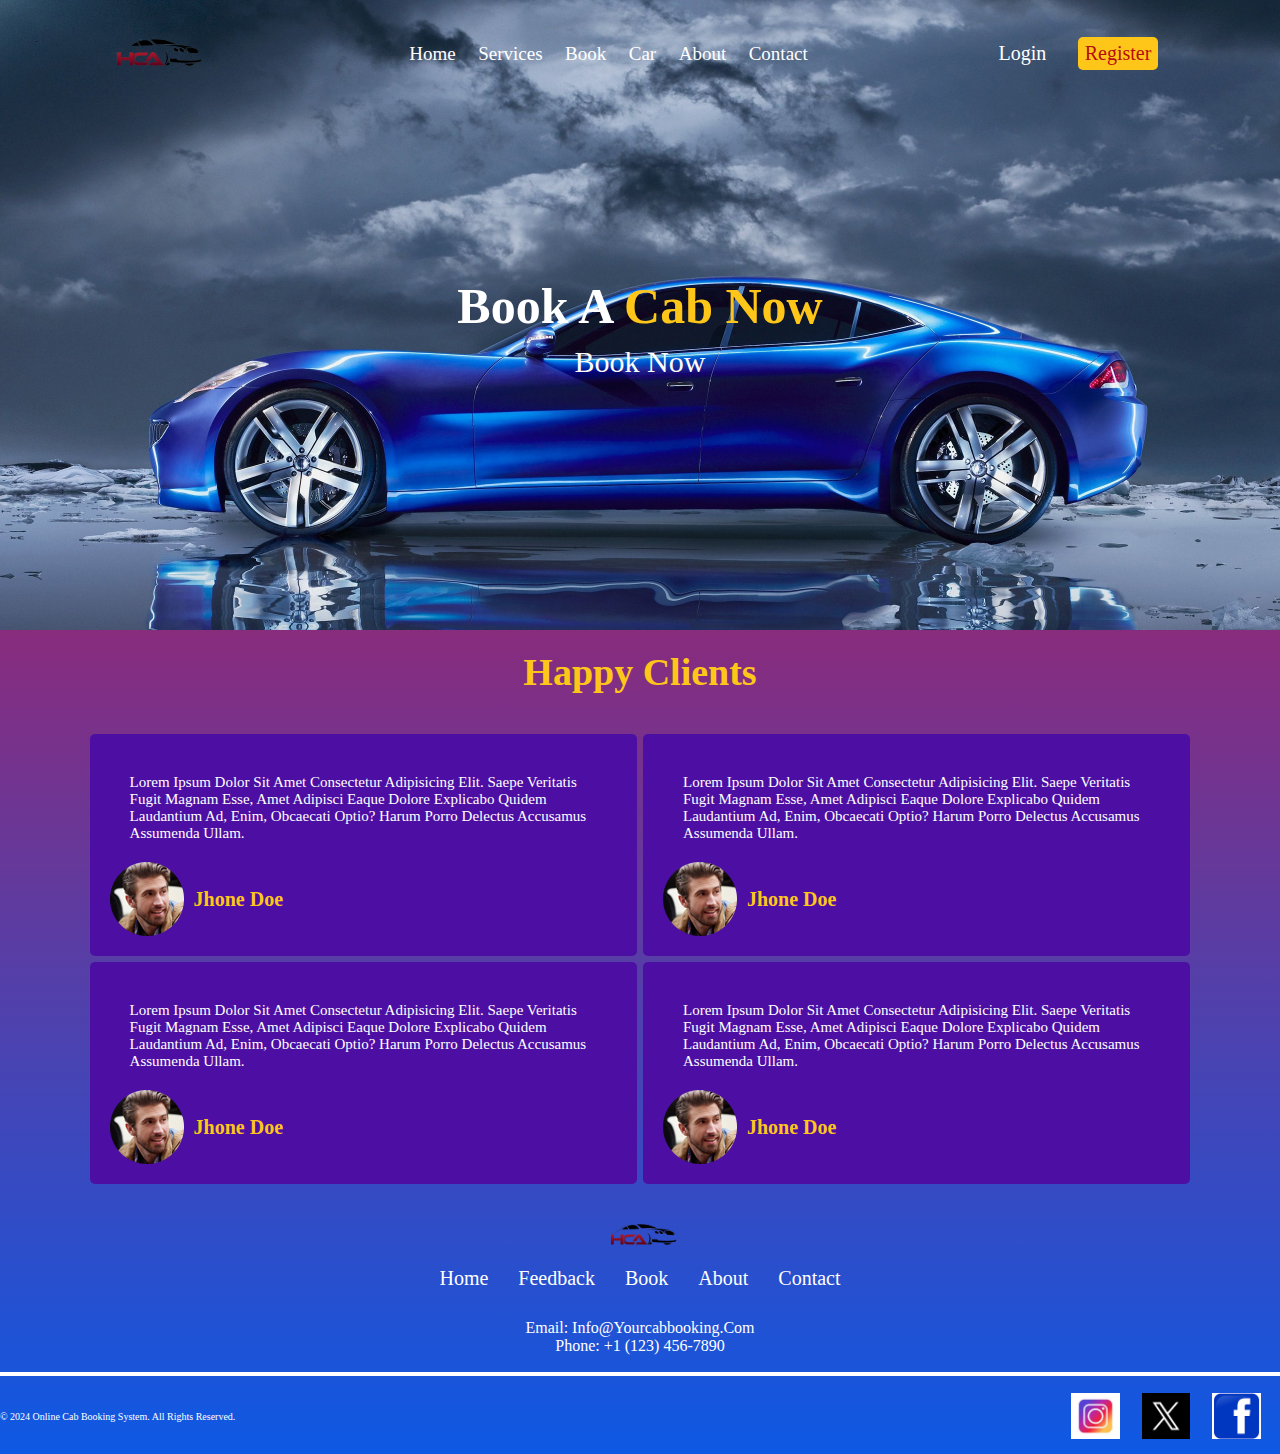
<file: index.html>
<!DOCTYPE html>
<html lang="en">
<head>
    <meta charset="UTF-8">
    <meta http-equiv="X-UA-Compatible" content="IE=edge">
    <meta name="viewport" content="width=device-width, initial-scale=1.0">
   <link rel="stylesheet" href="style.css">
   <link rel="stylesheet" href="fontawesome-free-5.15.3-web/css/all.min.css">
   <style>
    .main-container{
        background-image: url(images/carrr.jpg);
    }
   </style>
</head>
<body>
    <div class="mainbody">
    <div class="main-container">
        <div class="background-text">
            <h2>book a <span>cab now</span>
                <span> <a href="services.html" class="booknow">Book now</a></span>
            </h2>
        </div>
        <header class="header">
            <a href="#" id="logo"><img src="images/CabHUB.png" alt=""></a>
            <nav class="navbar">
                <a href="index.html">home</a>
                <a href="services.html">Services</a>
                <a href="services.html">Book</a>
                <a href="choosecar.html">Car</a>
                <a href="about.html">about</a>
                <a href="contactus.html">Contact</a>
            </nav>
            <div class="home-buttons">
                <a href="login.html" class="home-login buttonFlat">Login</a>
                <a href="register.html" class="buttonFilled">Register</a>
            </div>
            <a href="#" id="menu-bars" class="fas fa-bars"></a>
        </header> 
    </div>    
        
        <div class="testimonials">
            <h1 class="heading-test">happy clients</h1>
            <div class="main-testimonials">
                <div class="inner-test">
                    <p>Lorem ipsum dolor sit amet consectetur adipisicing elit. Saepe veritatis fugit magnam esse, amet adipisci eaque dolore explicabo quidem laudantium ad, enim, obcaecati optio? Harum porro delectus accusamus assumenda ullam.</p>
                    <div class="clients">
                        <img src="images/jhon.png" alt="">
                        <h1>jhone doe</h1>
                    </div>
                </div>
                <div class="inner-test">
                    <p>Lorem ipsum dolor sit amet consectetur adipisicing elit. Saepe veritatis fugit magnam esse, amet adipisci eaque dolore explicabo quidem laudantium ad, enim, obcaecati optio? Harum porro delectus accusamus assumenda ullam.</p>
                    <div class="clients">
                        <img src="images/jhon.png" alt="">
                        <h1>jhone doe</h1>
                    </div>
                </div>
                <div class="inner-test">
                    <p>Lorem ipsum dolor sit amet consectetur adipisicing elit. Saepe veritatis fugit magnam esse, amet adipisci eaque dolore explicabo quidem laudantium ad, enim, obcaecati optio? Harum porro delectus accusamus assumenda ullam.</p>
                    <div class="clients">
                        <img src="images/jhon.png" alt="">
                        <h1>jhone doe</h1>
                    </div>
                </div>
                <div class="inner-test">
                    <p>Lorem ipsum dolor sit amet consectetur adipisicing elit. Saepe veritatis fugit magnam esse, amet adipisci eaque dolore explicabo quidem laudantium ad, enim, obcaecati optio? Harum porro delectus accusamus assumenda ullam.</p>
                    <div class="clients">
                        <img src="images/jhon.png" alt="">
                        <h1>jhone doe</h1>
                    </div>
                </div>
            </div>
        </div>


        <footer class="footer-container">
            <img src="images/CabHUB.png" alt="Website Logo" class="footer-logo">
            <div class="footer-content">

                <div class="footer-section quick-links">
                    <ul>
                        <li><a href="index.html">Home</a></li>
                        <li><a href="Feedback.html">Feedback</a></li>
                        <!-- <li><a href="#">Services</a></li> -->
                        <li><a href="booknow.html">Book</a></li>
                        <!-- <li><a href="#">Blog</a></li> -->
                        <li><a href="about.html">About</a></li>
                        <li><a href="contactus.html">Contact</a></li>
                    </ul>
                </div>
            </div>

            <div class="footer-section1">

                <p>Email: info@yourcabbooking.com</p>
                <p>Phone: +1 (123) 456-7890</p>
            </div>

            <div class="separation-line"></div>

            <div class="footer-bottom">
                <p>&copy; 2024 Online Cab Booking System. All rights reserved.</p>
                <div class="social-icons">
                    <a href="#" target="_blank"><img src="images/insta.png" alt="Instagram"></a>
                    <a href="#" target="_blank"><img src="images/image.png" alt="Twitter"></a>
                    <a href="#" target="_blank"><img src="images/fb.png" alt="Facebook"></a>
                </div>

            </div>
        </footer>

        
        </div>
    <script src="script.js"></script>
</body>
</html>
</file>
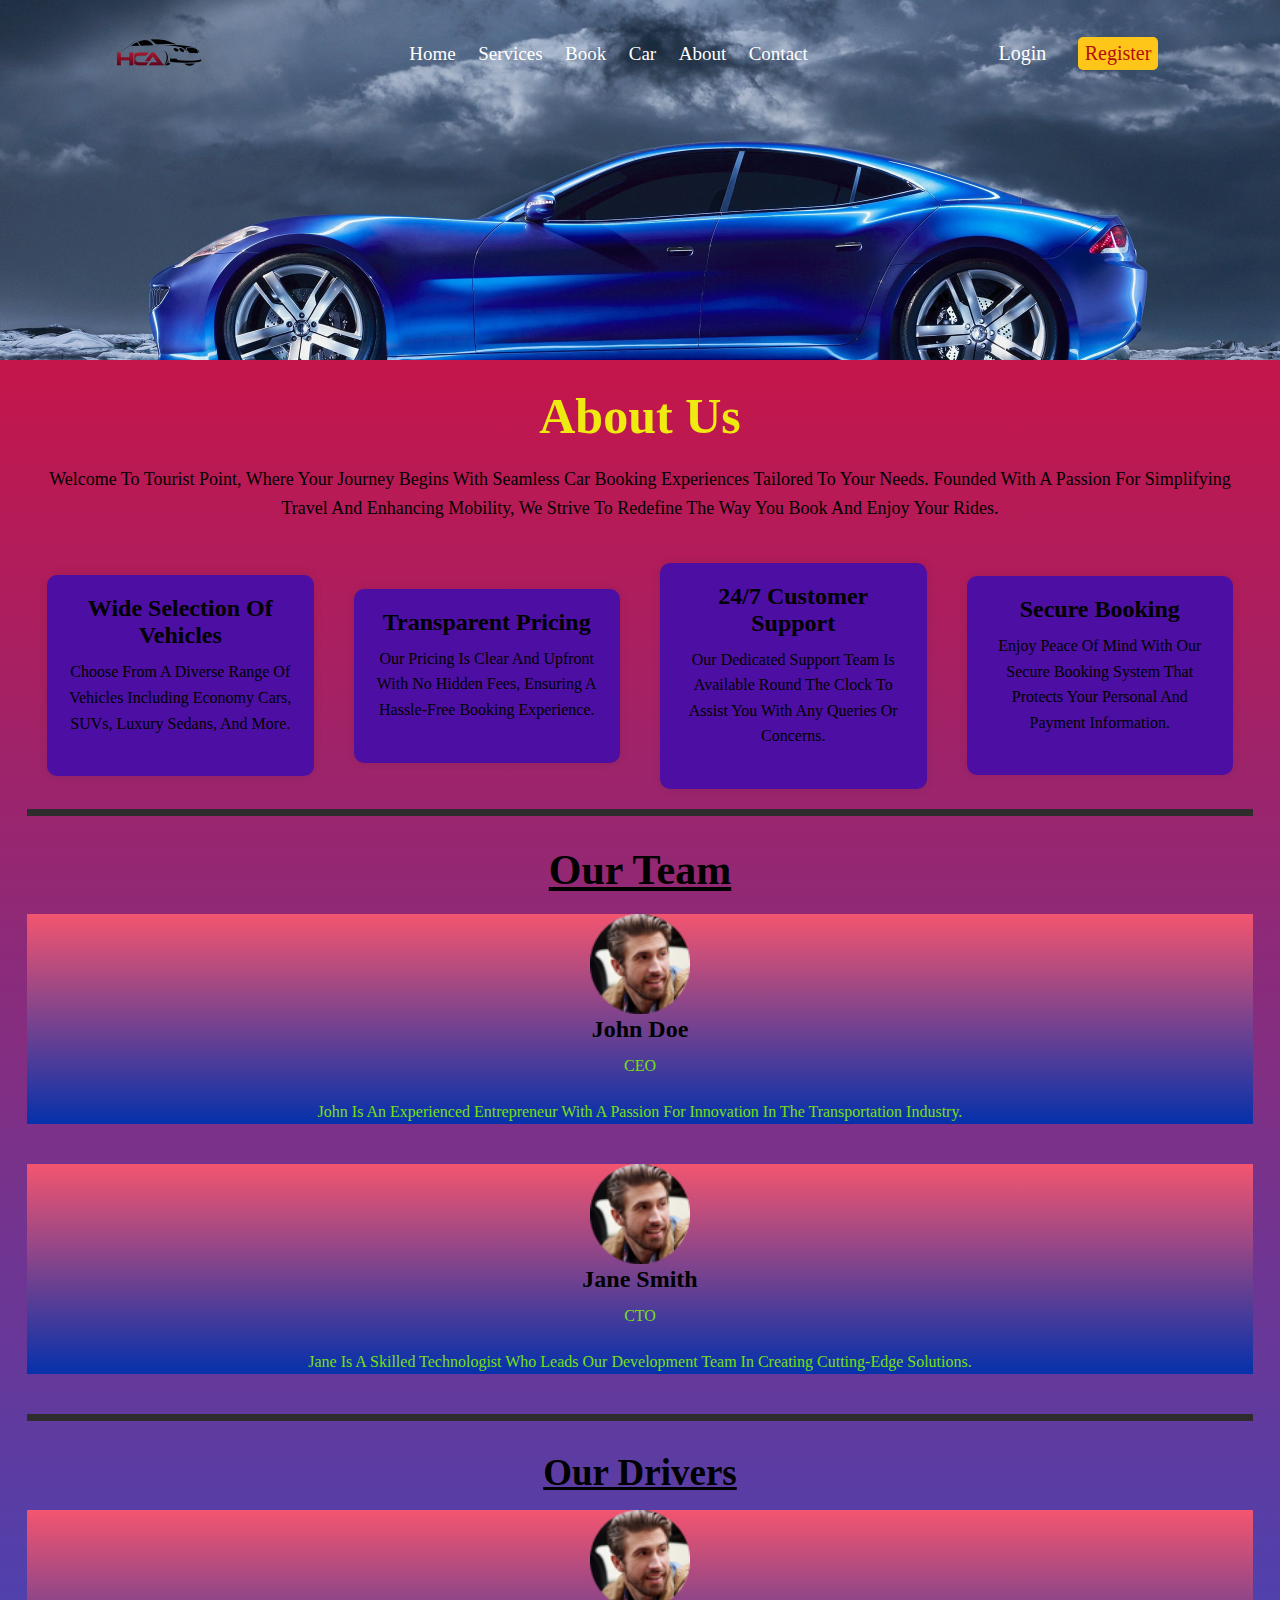
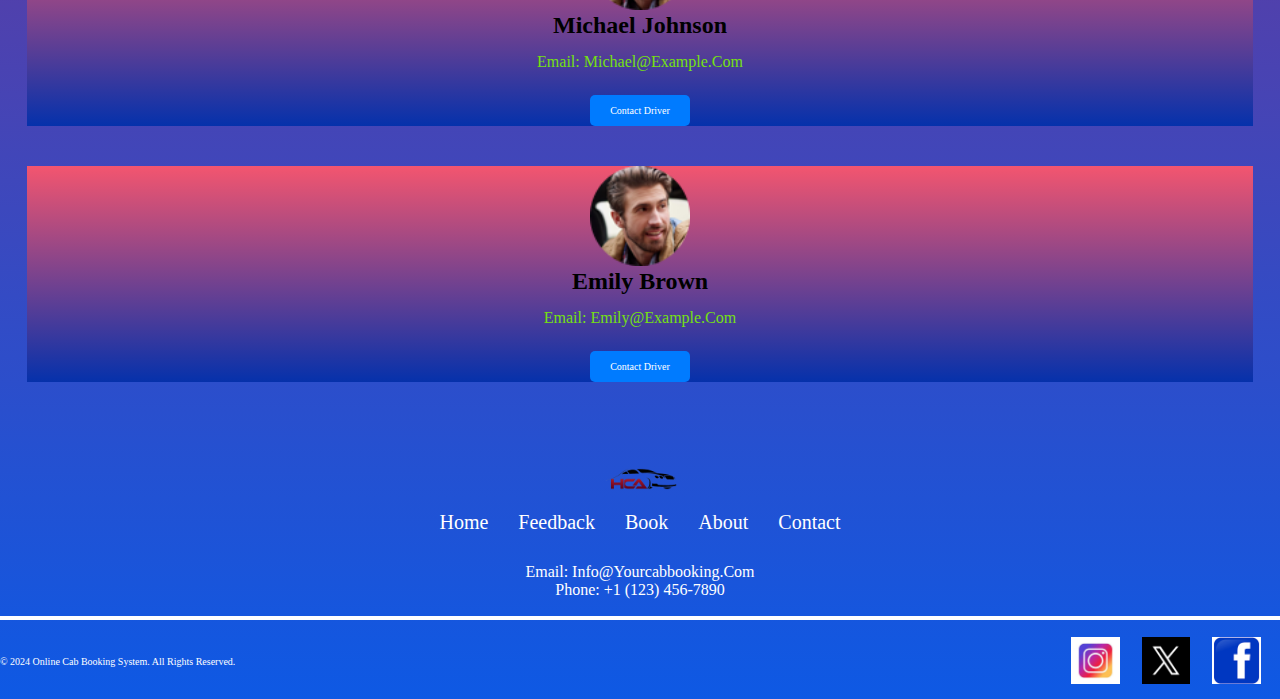
<file: about.html>
<!DOCTYPE html>
<html lang="en">
<head>
    <meta charset="UTF-8">
    <meta http-equiv="X-UA-Compatible" content="IE=edge">
    <meta name="viewport" content="width=device-width, initial-scale=1.0">
   <link rel="stylesheet" href="style2.css">
   <link rel="stylesheet" href="fontawesome-free-5.15.3-web/css/all.min.css">
    <title>About Us</title>
    <style>
      .main-container {
           height: 40vh;
           
        background-image: url(images/carrr.jpg);

        }
      .about {
   
    padding: 27px;
    text-align: center;
}

.about h1 {
    font-size: 50px;
    color: #efeb10;
    margin-bottom: 20px;
}

.about p {
    font-size: 18px;
    color:black;
    line-height: 1.6;
    margin-bottom: 20px;
}

.about .container {
    display: flex;
    justify-content: center;
    align-items: center;
    flex-wrap: wrap;
}

.about .container .feature {
    flex: 1;
    margin: 20px;
    padding: 20px;
    border-radius: 10px;
    background-color: #4d0fa3;
    box-shadow: 0px 0px 10px rgba(0, 0, 0, 0.1);
    transition: transform 0.3s ease;
}

.about .container .feature:hover {
    transform: translateY(-10px);
}

.about .container .feature h2 {
    font-size: 24px;
    color: #000000;
    margin-bottom: 10px;
}

.about .container .feature p {
    font-size: 16px;
    color: #000000;
    line-height: 1.6;
}
.team {
    margin-top: 30px;
}

.team h2 {
  font-size: 42px;
    margin-bottom: 20px;
    text-decoration: underline;
}

.team-member {
    margin-bottom: 40px;
    text-align: center;
    background: linear-gradient(
  
  rgb(243, 85, 111) 0%,
  rgb(5, 49, 171) 100%
);
}
.team-member:hover{
  transform: translate(-10px);
}
.team-member img {
  width: 100px;
    border-radius: 8%;
    margin-bottom: 0px;
}

.team-member h3 {
    font-size: 24px;
    margin-bottom: 10px;
}

.team-member p {
    color: #75e011;
    font-size: 16px;
    line-height: 1.6;
}
.drivers {
    margin-top: 30px;
 
}

.drivers h2 {
  font-size: 37px;
    margin-bottom: 16px;
    text-decoration: underline;
}

.driver {
    margin-bottom: 40px;
    text-align: center;
    background: linear-gradient(
  
  rgb(243, 85, 111) 0%,
  rgb(5, 49, 171) 100%
);
}
.driver:hover{
  transform: translate(-10px);
}

.driver img {
  width: 100px;
    border-radius: 8%;
    margin-bottom: 0px;
}

.driver h3 {
    font-size: 24px;
    margin-bottom: 10px;
}

.driver p {
  color: #75e011;
    font-size: 16px;
    line-height: 1.6;
}

.contact-button {
    display: inline-block;
    background-color: #007bff;
    color: #fff;
    padding: 10px 20px;
    text-decoration: none;
    border-radius: 5px;
    transition: background-color 0.3s ease;
}

.contact-button:hover {
    background-color: #0056b3;
}
.separation {
    height: 7px;
    background-color: rgb(46, 44, 44);
    position: relative;
    z-index: 20;
}
    </style>
  </head>
  <body>
    <div class="mainbody">
        <div class="main-container">
         <header class="header">
            <a href="#" id="logo"><img src="images/CabHUB.png" alt=""></a>
            <nav class="navbar">
                <a href="index.html">home</a>
                <a href="services.html">Services</a>
                <a href="services.html">Book</a>
                <a href="choosecar.html">Car</a>
                <a href="about.html">about</a>
                <a href="contactus.html">Contact</a>
            </nav>
            <div class="home-buttons">
                <a href="login.html" class="home-login buttonFlat">Login</a>
                <a href="register.html" class="buttonFilled">Register</a>
            </div>
            <a href="#" id="menu-bars" class="fas fa-bars"></a>
        </header> 
     </div> 

     <div class="about">
      <h1>About Us</h1>
      <p>Welcome to Tourist Point, where your journey begins with seamless car booking experiences tailored to your needs. Founded with a passion for simplifying travel and enhancing mobility, we strive to redefine the way you book and enjoy your rides.</p>
      
      <div class="container">
          <div class="feature">
              <h2>Wide Selection of Vehicles</h2>
              <p>Choose from a diverse range of vehicles including economy cars, SUVs, luxury sedans, and more.</p>
          </div>
          <div class="feature">
              <h2>Transparent Pricing</h2>
              <p>Our pricing is clear and upfront with no hidden fees, ensuring a hassle-free booking experience.</p>
          </div>
          <div class="feature">
              <h2>24/7 Customer Support</h2>
              <p>Our dedicated support team is available round the clock to assist you with any queries or concerns.</p>
          </div>
          <div class="feature">
              <h2>Secure Booking</h2>
              <p>Enjoy peace of mind with our secure booking system that protects your personal and payment information.</p>
          </div>
      </div>
      <div class="separation"></div>
      <div class="team">
        <h2>Our Team</h2>
        <div class="team-member">
            <img src="images/jhon.png" alt="Team Member">
            <h3>John Doe</h3>
            <p>CEO</p>
            <p>John is an experienced entrepreneur with a passion for innovation in the transportation industry.</p>
        </div>
        <div class="team-member">
            <img src="images/jhon.png" alt="Team Member">
            <h3>Jane Smith</h3>
            <p>CTO</p>
            <p>Jane is a skilled technologist who leads our development team in creating cutting-edge solutions.</p>
        </div>
        <!-- Add more team members here -->

    </div>
    <div class="separation"></div>
    <div class="drivers">
      <h2>Our Drivers</h2>
      <div class="driver">
          <img src="images/jhon.png" alt="Driver">
          <h3>Michael Johnson</h3>
          <p>Email: michael@example.com</p>
          <a href="#" class="contact-button">Contact Driver</a>
      </div>
      <div class="driver">
          <img src="images/jhon.png" alt="Driver">
          <h3>Emily Brown</h3>
          <p>Email: emily@example.com</p>
          <a href="#" class="contact-button">Contact Driver</a>
      </div>
  </div>
  </div>


     <footer class="footer-container">
      <img src="images/CabHUB.png" alt="Website Logo" class="footer-logo">
      <div class="footer-content">

          <div class="footer-section quick-links">
              <ul>
                  <li><a href="index.html">Home</a></li>
                  <li><a href="Feedback.html">Feedback</a></li>
                  <!-- <li><a href="#">Services</a></li> -->
                  <li><a href="booknow.html">Book</a></li>
                  <!-- <li><a href="#">Blog</a></li> -->
                  <li><a href="#">About</a></li>
                  <li><a href="contactus.html">Contact</a></li>
              </ul>
          </div>
      </div>

      <div class="footer-section1">

          <p>Email: info@yourcabbooking.com</p>
          <p>Phone: +1 (123) 456-7890</p>
      </div>

      <div class="separation-line"></div>

      <div class="footer-bottom">
          <p>&copy; 2024 Online Cab Booking System. All rights reserved.</p>
          <div class="social-icons">
              <a href="#" target="_blank"><img src="images/insta.png" alt="Instagram"></a>
              <a href="#" target="_blank"><img src="images/image.png" alt="Twitter"></a>
              <a href="#" target="_blank"><img src="images/fb.png" alt="Facebook"></a>
          </div>

      </div>
  </footer>


  </div>
<script src="script.js"></script>       
</body>

</html>
</file>
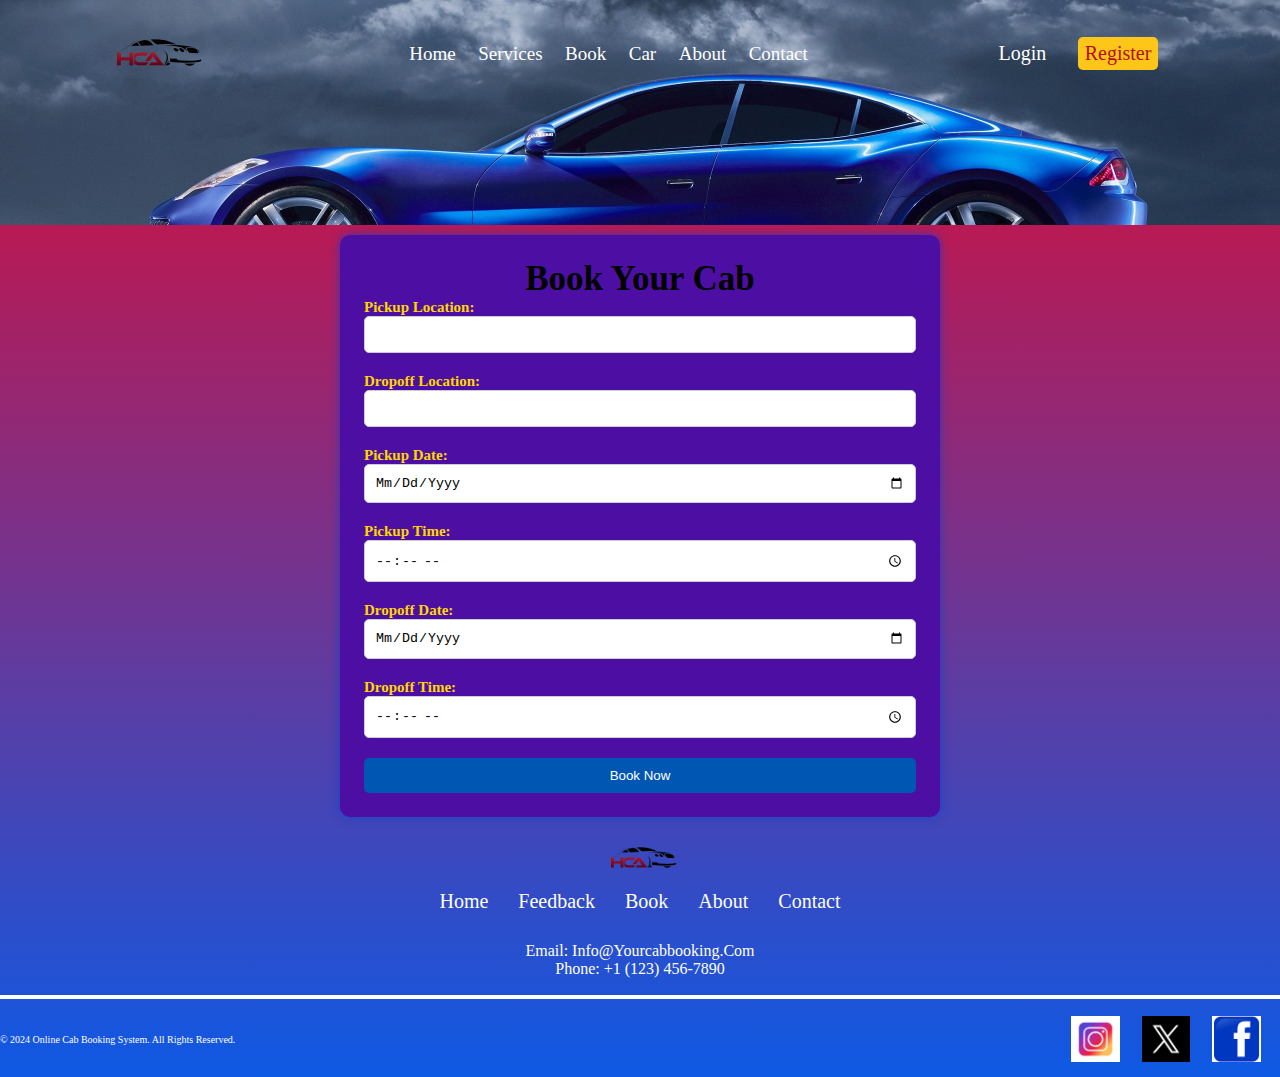
<file: booknow.html>
<!DOCTYPE html>
<html lang="en">
<head>
  <meta charset="UTF-8">
  <meta name="viewport" content="width=device-width, initial-scale=1.0">
  <title>Cab Booking System</title>
  <link rel="stylesheet" href="style2.css">
  <style>
    .main-container{
      height: 25vh;
      background-image: url(images/carrr.jpg);
    }

    .container {
      max-width: 600px;
    margin: 10px auto;
    background-color: #4d0fa3;
    padding: 24px;
    border-radius: 10px;
    box-shadow: 0 0 10px rgba(7, 63, 205, 0.699);
}


    h1 {
      font-size: 35px;
      text-align: center;
      color: #000000;
    }

    .form-group {
      margin-bottom: 20px;
    }

    label {
      font-size: 15px;
      font-weight: bold;
      color: gold;
    }

    input[type="text"],
    input[type="date"],
    input[type="time"] {
      width: 100%;
      padding: 10px;
      border: 1px solid #ccc;
      border-radius: 5px;
      box-sizing: border-box; /* Ensure padding and border are included in width */
    }

    button {
      width: 100%;
      padding: 10px;
      background-color: #0056b3;
      color: #fff;
      border: none;
      border-radius: 5px;
      cursor: pointer;
      transition: background-color 0.3s ease;
    }

    button:hover {
      background-color: gold;
      color: darkred;

    }

  </style>
</head>
<body>
  <div class="mainbody">
    <div class="main-container">
     <header class="header">
        <a href="#" id="logo"><img src="images/CabHUB.png" alt=""></a>
        <nav class="navbar">
            <a href="index.html">home</a>
            <a href="services.html">Services</a>
            <a href="services.html">Book</a>
            <a href="choosecar.html">Car</a>
            <a href="about.html">about</a>
            <a href="contactus.html">Contact</a>
        </nav>
        <div class="home-buttons">
            <a href="login.html" class="home-login buttonFlat">Login</a>
            <a href="register.html" class="buttonFilled">Register</a>
        </div>
        <a href="#" id="menu-bars" class="fas fa-bars"></a>
    </header> 
 </div>  
  <div class="container">
    <h1>Book Your Cab</h1>
    <form id="bookingForm">
      <div class="form-group">
        <label for="pickupLocation">Pickup Location:</label>
        <input type="text" id="pickupLocation" required>
      </div>
      <div class="form-group">
        <label for="destination">Dropoff Location:</label>
        <input type="text" id="destination" required>
      </div>
      <div class="form-group">
        <label for="pickupDate">Pickup Date:</label>
        <!-- <input type="date" id="pickupDate" value="" readonly> -->
        <input type="date" id="pickupDate" value="" required>
      </div>
      <div class="form-group">
        <label for="pickupTime">Pickup Time:</label>
        <!-- <input type="time" id="pickupTime" value="" readonly> -->
        <input type="time" id="pickupTime" value="" required>
      </div>
      <div class="form-group">
        <label for="dropoffDate">Dropoff Date:</label>
        <input type="date" id="dropoffDate" required>
      </div>
      <div class="form-group">
        <label for="dropoffTime">Dropoff Time:</label>
        <input type="time" id="dropoffTime">
      </div>
      <button type="submit" id="bookNowBtn">Book Now</button>
    </form>
  </div>
  <footer class="footer-container">
    <img src="images/CabHUB.png" alt="Website Logo" class="footer-logo">
    <div class="footer-content">

        <div class="footer-section quick-links">
            <ul>
                <li><a href="index.html">Home</a></li>
                <li><a href="Feedback.html">Feedback</a></li>
                <!-- <li><a href="#">Services</a></li> -->
                <li><a href="booknow.html">Book</a></li>
                <!-- <li><a href="#">Blog</a></li> -->
                <li><a href="about.html">About</a></li>
                <li><a href="contactus.html">Contact</a></li>
            </ul>
        </div>
    </div>

    <div class="footer-section1">

        <p>Email: info@yourcabbooking.com</p>
        <p>Phone: +1 (123) 456-7890</p>
    </div>

    <div class="separation-line"></div>

    <div class="footer-bottom">
        <p>&copy; 2024 Online Cab Booking System. All rights reserved.</p>
        <div class="social-icons">
            <a href="#" target="_blank"><img src="images/insta.png" alt="Instagram"></a>
            <a href="#" target="_blank"><img src="images/image.png" alt="Twitter"></a>
            <a href="#" target="_blank"><img src="images/fb.png" alt="Facebook"></a>
        </div>

    </div>
</footer>


</div>

  <script>
    document.addEventListener('DOMContentLoaded', function() {
  // Automatically fill pickup date and time with present date and time
  // var pickupDateInput = document.getElementById('pickupDate');
  // var pickupTimeInput = document.getElementById('pickupTime');
  // var currentDate = new Date();
  // var currentDateString = currentDate.toISOString().slice(0,10);
  // var currentTimeString = ('0' + currentDate.getHours()).slice(-2) + ':' + ('0' + currentDate.getMinutes()).slice(-2);
  // pickupDateInput.value = currentDateString;
  // pickupTimeInput.value = currentTimeString;

  // Automatically fill pickup location with current location
//   var pickupLocationInput = document.getElementById('pickupLocation');

// // Check if geolocation is supported by the browser
// if ("geolocation" in navigator) {
//   // Get current location
//   navigator.geolocation.getCurrentPosition(function(position) {
//     // Get latitude and longitude
//     var latitude = position.coords.latitude;
//     var longitude = position.coords.longitude;

//     // Fetch full address using Google Maps Geocoding API
//     var apiKey = 'YOUR_GOOGLE_MAPS_API_KEY';
//     var apiUrl = 'https://maps.googleapis.com/maps/api/geocode/json?latlng=' + latitude + ',' + longitude + '&key=' + apiKey;

//     // Fetch address data
//     fetch(apiUrl)
//       .then(response => {
//         if (!response.ok) {
//           throw new Error('Network response was not ok');
//         }
//         return response.json();
//       })
//       .then(data => {
//         if (data.status === 'OK' && data.results && data.results.length > 0) {
//           pickupLocationInput.value = data.results[0].formatted_address;
//         } else {
//           pickupLocationInput.value = "Address not found";
//         }
//       })
//       .catch(error => {
//         console.error('Error fetching address:', error);
//         pickupLocationInput.value = "Error fetching address";
//       });
//   }, function(error) {
//     console.error('Error getting current location:', error);
//     pickupLocationInput.value = "Unable to get current location";
//   });
// } else {
//   console.error('Geolocation is not supported by this browser');
//   pickupLocationInput.value = "Geolocation is not supported";
// }

  // Validation and form submission
  var bookingForm = document.getElementById('bookingForm');
  bookingForm.addEventListener('submit', function(event) {
    event.preventDefault(); // Prevent default form submission behavior

    // You can implement form validation here before submitting the data

    // For demo purposes, let's just display the form data in the console
    var formData = new FormData(bookingForm);
    for (var pair of formData.entries()) {
      console.log(pair[0] + ': ' + pair[1]);
    }

    // You can implement AJAX request to submit form data to the server here
  });
});

  </script>
</body>
</html>
</file>
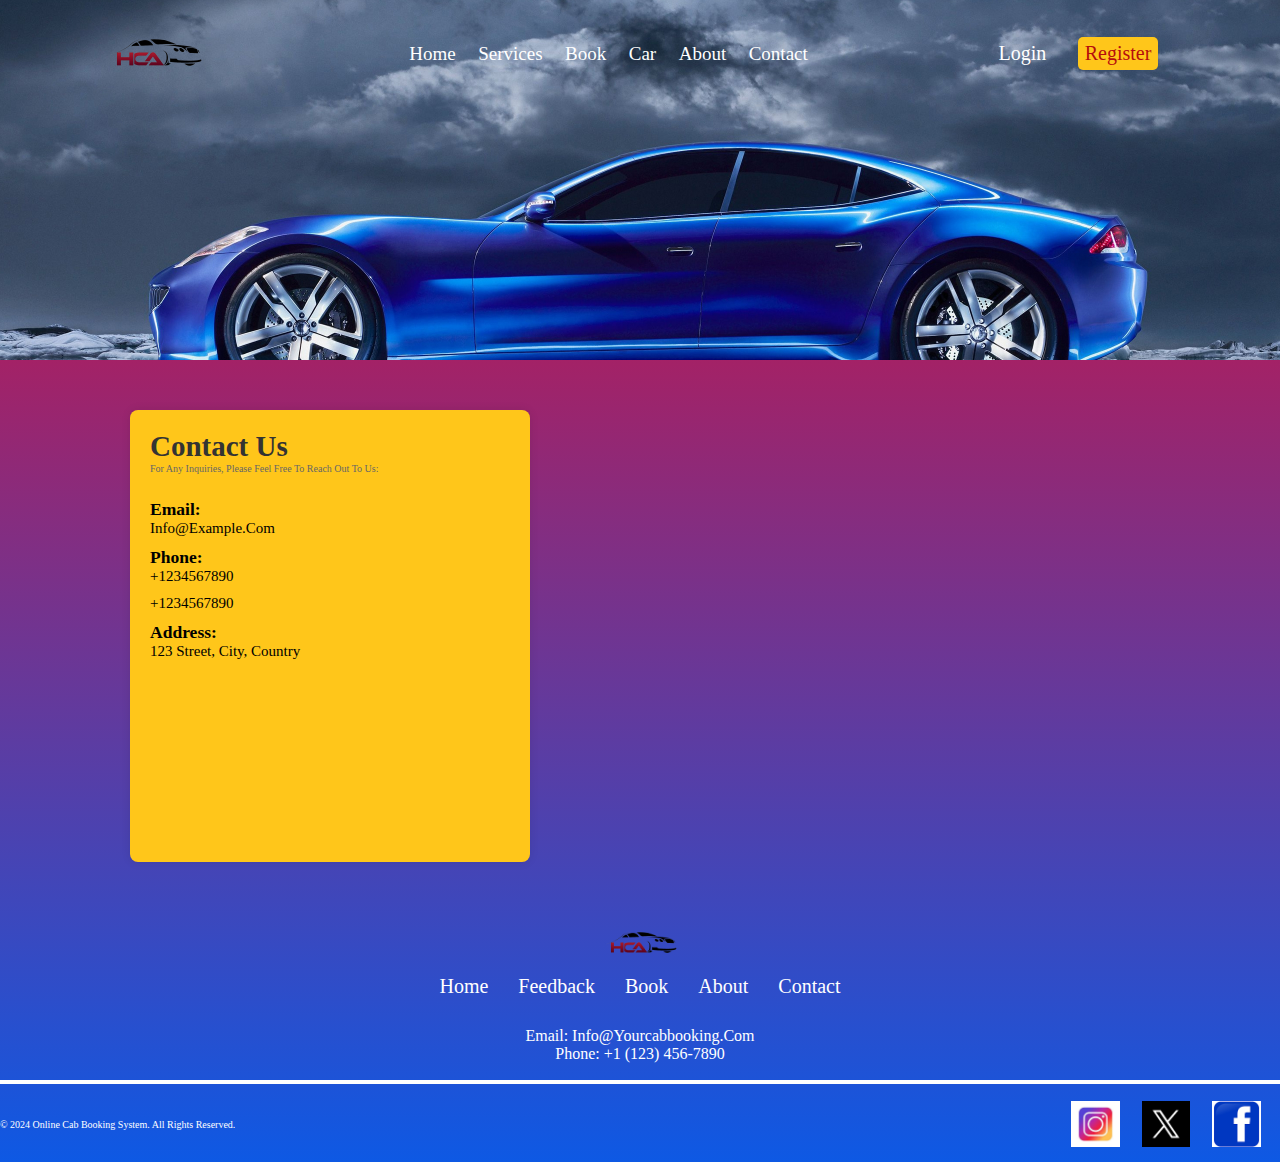
<file: contactus.html>
<!DOCTYPE html>
<html lang="en">

<!DOCTYPE html>
<html lang="en">
<head>
    <meta charset="UTF-8">
    <meta http-equiv="X-UA-Compatible" content="IE=edge">
    <meta name="viewport" content="width=device-width, initial-scale=1.0">
   <link rel="stylesheet" href="style2.css">
   <link rel="stylesheet" href="fontawesome-free-5.15.3-web/css/all.min.css">
    <title>Contact Us</title>
   
    <style> 
    .main-body{
        height: 100%;
    } 
    .main-container {
           height: 40vh;
           
        background-image: url(images/carrr.jpg);

        }
        .contact-container {
            display: flex;
            flex-wrap: wrap;
            justify-content: center;
            max-width: 1200px;
            margin: 0 auto;
            padding: 50px;
        }
        
        .contact-info {
            flex: 1;
            max-width: 400px;
            padding: 20px;
            background-color: #ffc61a;
            border-radius: 8px;
            box-shadow: 0 0 10px rgba(0, 0, 0, 0.1);
        }
        
        .contact-info h2 {
            color: #333;
            font-size: 29px;
        }
        
        .contact-info p {
            color: #666;
        }
        
        .contact-info ul {
            list-style: none;
            padding: 0;
            font-size: 15px;
            margin-top: 25px;
        }
        
        .contact-info ul li {
            margin-bottom: 10px;
        }
        
        .map-container {
            flex: 1;
            margin-left: 20px;
            max-width: 600px;
        }
        
        .map-container iframe {
            width: 100%;
            border-radius: 8px;
        }
        
        @media only screen and (max-width: 768px) {
            .contact-container {
                flex-direction: column;
                align-items: center;
            }
            .contact-info,
            .map-container {
                width: 100%;
                margin-left: 0;
                margin-bottom: 20px;
            }
        }
    </style>
</head>

<body>
    <div class="mainbody">
        <div class="main-container">
         <header class="header">
            <a href="#" id="logo"><img src="images/CabHUB.png" alt=""></a>
            <nav class="navbar">
                <a href="index.html">home</a>
                <a href="services.html">Services</a>
                <a href="services.html">Book</a>
                <a href="choosecar.html">Car</a>
                <a href="about.html">about</a>
                <a href="contactus.html">Contact</a>
            </nav>
            <div class="home-buttons">
                <a href="login.html" class="home-login buttonFlat">Login</a>
                <a href="register.html" class="buttonFilled">Register</a>
            </div>
            <a href="#" id="menu-bars" class="fas fa-bars"></a>
        </header> 
     </div> 
    <div class="contact-container">
        <div class="contact-info">
            <h2>Contact Us</h2>
            <p>For any inquiries, please feel free to reach out to us:</p>
            <ul>
                <h3>Email: </h3>
                <li>info@example.com</li>
                <h3>Phone:</h3>
                <li>+1234567890</li>
                <li>+1234567890</li>
                <h3>Address: </h3>
                <li> 123 Street, City, Country</li>
            </ul>
        </div>
        <div class="map-container">
            <!-- Embedded Google Map iframe -->
            <iframe src="https://www.google.com/maps/embed?pb=!1m18!1m12!1m3!1d2482.780738010749!2d92.830537!3d26.702908!2m3!1f0!2f0!3f0!3m2!1i1024!2i768!4f13.1!3m3!1m2!1s0x0%3A0x0!2zNTbCsDQwJzA1LjkiTiA5MsKwODknMjIuNSJF!5e0!3m2!1sen!2suk!4v1647487323343!5m2!1sen!2suk"
                width="600" height="450" style="border:0;" allowfullscreen="" loading="lazy"></iframe>

        </div>
    </div>
    <footer class="footer-container">
        <img src="images/CabHUB.png" alt="Website Logo" class="footer-logo">
        <div class="footer-content">

            <div class="footer-section quick-links">
                <ul>
                    <li><a href="index.html">Home</a></li>
                    <li><a href="Feedback.html">Feedback</a></li>
                    <!-- <li><a href="#">Services</a></li> -->
                    <li><a href="booknow.html">Book</a></li>
                    <!-- <li><a href="#">Blog</a></li> -->
                    <li><a href="about.html">About</a></li>
                    <li><a href="contactus.html">Contact</a></li>
                </ul>
            </div>
        </div>

        <div class="footer-section1">

            <p>Email: info@yourcabbooking.com</p>
            <p>Phone: +1 (123) 456-7890</p>
        </div>

        <div class="separation-line"></div>

        <div class="footer-bottom">
            <p>&copy; 2024 Online Cab Booking System. All rights reserved.</p>
            <div class="social-icons">
                <a href="#" target="_blank"><img src="images/insta.png" alt="Instagram"></a>
                <a href="#" target="_blank"><img src="images/image.png" alt="Twitter"></a>
                <a href="#" target="_blank"><img src="images/fb.png" alt="Facebook"></a>
            </div>

        </div>
    </footer>


    </div>
<script src="script.js"></script>
</body>

</html>
</file>
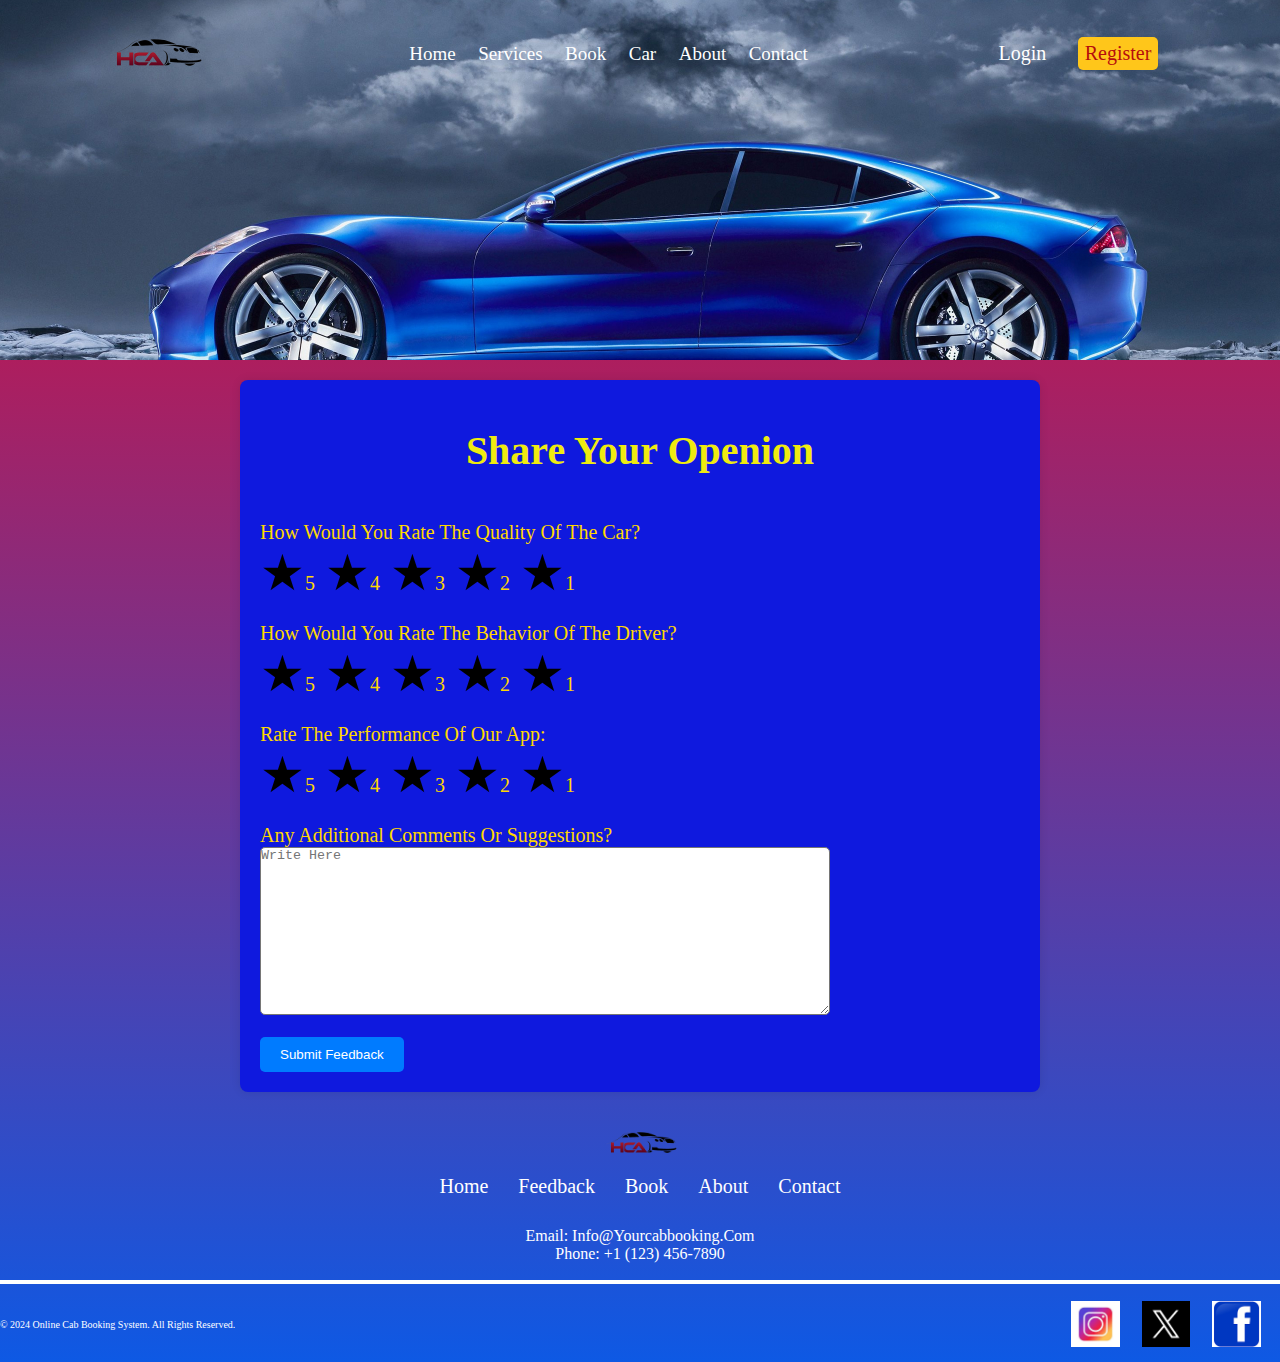
<file: Feedback.html>
<!DOCTYPE html>
<html lang="en">
<head>
    <meta charset="UTF-8">
    <meta http-equiv="X-UA-Compatible" content="IE=edge">
    <meta name="viewport" content="width=device-width, initial-scale=1.0">
   <link rel="stylesheet" href="style2.css">
   <link rel="stylesheet" href="fontawesome-free-5.15.3-web/css/all.min.css">
    <title>Feedback</title>
    <style>
 .main-container{
    height: 40vh;
        background-image: url(images/carrr.jpg);
    }
.container {
    max-width: 800px;
    margin: 20px auto;
    background-color: #0f19de;
    padding: 20px;
    border-radius: 8px;
    box-shadow: 0px 0px 10px rgba(0, 0, 0, 0.1);
}
.container h1 {
    padding: 27px;
    text-align: center;
    font-size: 40px;
    color: #efeb10;
    margin-bottom: 20px;
}

form {
    text-align: left;
}

.question {
    margin-bottom: 20px;
    color: gold;
}

label {
    display: block;
    font-size: 20px;
    
}

.rating {
    display: flex;
    align-items: center;
}

.rating input[type="radio"] {
    display: none;
}

.rating label {
    cursor: pointer;
    margin-right: 10px;
}

.rating label::before {
    content: "\2605";
    font-size: 50px;
    color: black;
}

button[type="submit"] {
    background-color: #007bff;
    color: white;
    border: none;
    padding: 10px 20px;
    cursor: pointer;
    border-radius: 5px;
}

button[type="submit"]:hover {
    background-color: #0056b3;
}
.rating label.active::before {
    color: gold; 
}
#additional-comments{
    width: 75%;
    height: 168px;
    border-radius: 5px;
}

    </style>
</head>
<body>
    <div class="mainbody">
        <div class="main-container">
            <header class="header">
                <a href="#" id="logo"><img src="images/CabHUB.png" alt=""></a>
                <nav class="navbar">
                    <a href="index.html">home</a>
                    <a href="services.html">Services</a>
                    <a href="services.html">Book</a>
                    <a href="choosecar.html">Car</a>
                    <a href="about.html">about</a>
                    <a href="contactus.html">Contact</a>
                </nav>
                <div class="home-buttons">
                    <a href="login.html" class="home-login buttonFlat">Login</a>
                    <a href="register.html" class="buttonFilled">Register</a>
                </div>
                <a href="#" id="menu-bars" class="fas fa-bars"></a>
            </header> 
           
        </div>    
    <div class="container">
        <h1>Share Your Openion</h1>
        <form id="feedback-form">
         
            <div class="question ">
                <label for="car-quality">How would you rate the quality of the car?</label>
                <div class="rating">
                    <input type="radio" id="car-quality-5" name="car-quality" value="5">
                    <label for="car-quality-5">5</label>
                    <input type="radio" id="car-quality-4" name="car-quality" value="4">
                    <label for="car-quality-4">4</label>
                    <input type="radio" id="car-quality-3" name="car-quality" value="3">
                    <label for="car-quality-3">3</label>
                    <input type="radio" id="car-quality-2" name="car-quality" value="2">
                    <label for="car-quality-2">2</label>
                    <input type="radio" id="car-quality-1" name="car-quality" value="1">
                    <label for="car-quality-1">1</label>
                </div>
            </div>
            <div class="question">
                <label for="driver-behavior">How would you rate the behavior of the driver?</label>
                <div class="rating">
                    <input type="radio" id="driver-behavior-5" name="driver-behavior" value="5">
                    <label for="driver-behavior-5">5</label>
                    <input type="radio" id="driver-behavior-4" name="driver-behavior" value="4">
                    <label for="driver-behavior-4">4</label>
                    <input type="radio" id="driver-behavior-3" name="driver-behavior" value="3">
                    <label for="driver-behavior-3">3</label>
                    <input type="radio" id="driver-behavior-2" name="driver-behavior" value="2">
                    <label for="driver-behavior-2">2</label>
                    <input type="radio" id="driver-behavior-1" name="driver-behavior" value="1">
                    <label for="driver-behavior-1">1</label>
                </div>
            </div>
            <div class="question">
                <label for="app-rating">Rate the performance of our app:</label>
                <div class="rating">
                    <input type="radio" id="app-rating-5" name="app-rating" value="5">
                    <label for="app-rating-5">5</label>
                    <input type="radio" id="app-rating-4" name="app-rating" value="4">
                    <label for="app-rating-4">4</label>
                    <input type="radio" id="app-rating-3" name="app-rating" value="3">
                    <label for="app-rating-3">3</label>
                    <input type="radio" id="app-rating-2" name="app-rating" value="2">
                    <label for="app-rating-2">2</label>
                    <input type="radio" id="app-rating-1" name="app-rating" value="1">
                    <label for="app-rating-1">1</label>
                </div>
            </div>
            <div class="question">
                <label for="additional-comments">Any additional comments or suggestions?</label>
                <textarea id="additional-comments" rows="4" placeholder="Write Here"></textarea>
            </div>
            <button type="submit">Submit Feedback</button>
        </form>
    </div>
    <footer class="footer-container">
        <img src="images/CabHUB.png" alt="Website Logo" class="footer-logo">
        <div class="footer-content">

            <div class="footer-section quick-links">
                <ul>
                    <li><a href="index.html">Home</a></li>
                    <li><a href="Feedback.html">Feedback</a></li>
                    <!-- <li><a href="#">Services</a></li> -->
                    <li><a href="booknow.html">Book</a></li>
                    <!-- <li><a href="#">Blog</a></li> -->
                    <li><a href="about.html">About</a></li>
                    <li><a href="contactus.html">Contact</a></li>
                </ul>
            </div>
        </div>

        <div class="footer-section1">

            <p>Email: info@yourcabbooking.com</p>
            <p>Phone: +1 (123) 456-7890</p>
        </div>

        <div class="separation-line"></div>

        <div class="footer-bottom">
            <p>&copy; 2024 Online Cab Booking System. All rights reserved.</p>
            <div class="social-icons">
                <a href="#" target="_blank"><img src="images/insta.png" alt="Instagram"></a>
                <a href="#" target="_blank"><img src="images/image.png" alt="Twitter"></a>
                <a href="#" target="_blank"><img src="images/fb.png" alt="Facebook"></a>
            </div>

        </div>
    </footer>
</div>
        <script src="https://code.jquery.com/jquery-3.6.0.min.js"></script>
<script>
    $(document).ready(function() {
        $('.rating input[type="radio"]').on('change', function() {
            
            $(this).siblings('label').removeClass('active');

            
            $(this).prevAll('label').addBack().addClass('active');
        });
    });
</script>

</body>
</html>
</file>
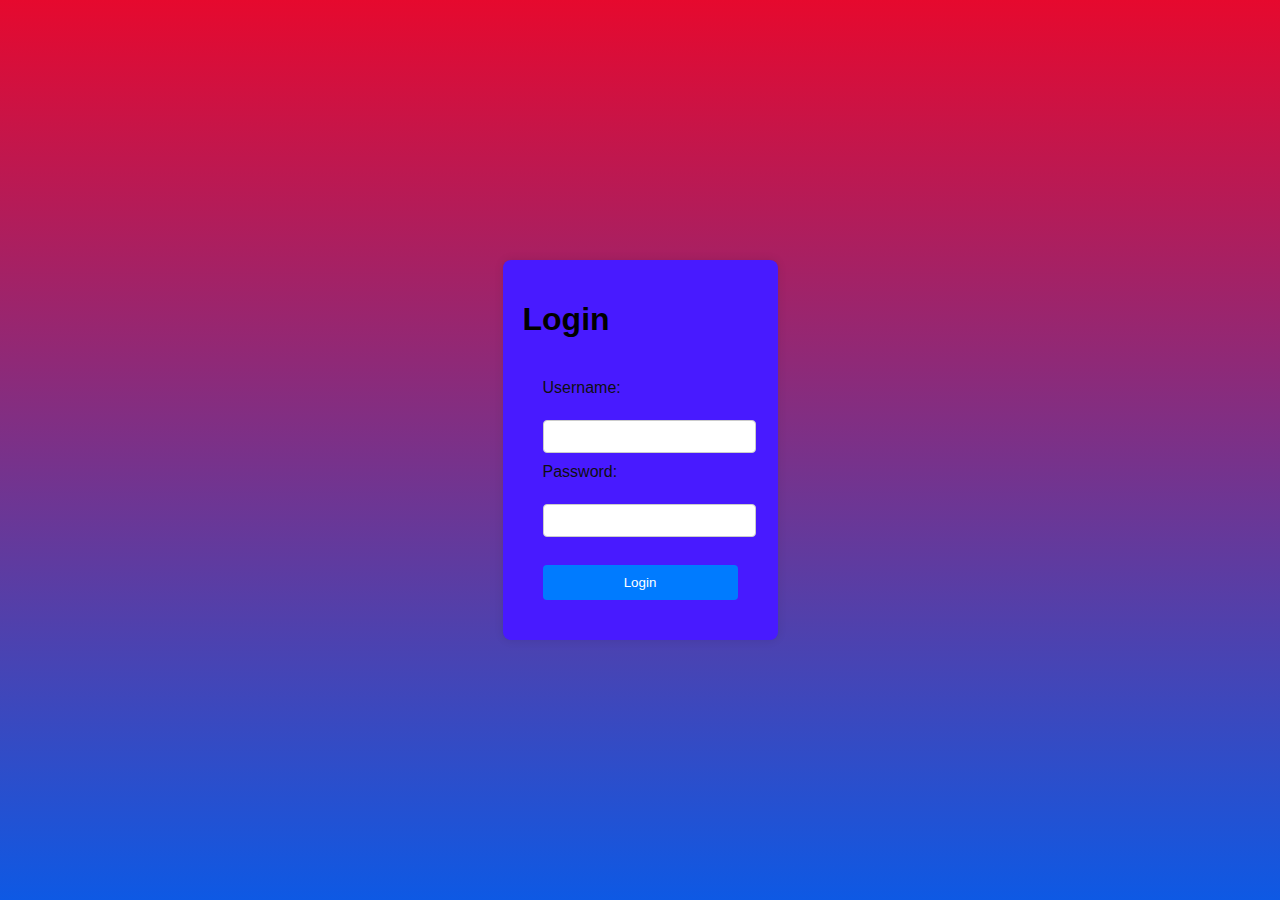
<file: login.html>
<!DOCTYPE html>
<html lang="en">

<head>
    <meta charset="UTF-8">
    <meta name="viewport" content="width=device-width, initial-scale=1.0">
    <title>Login</title>
    <style>
        /* Add your CSS styles for the login form here */
        
        body {
            font-family: Arial, sans-serif;
            background: linear-gradient(
    
             rgb(230, 9, 46) 0%,
            rgb(14, 89, 228) 100%
        );
            background-size: cover;
            background-repeat: no-repeat;
            background-position: center;
            margin: 0;
            padding: 0;
            height: 100vh;
            display: flex;
            justify-content: center;
            align-items: center;
        }
        
        .container {
            max-width: 90%;
            /* Adjust as needed */
            margin: 0 auto;
            padding: 20px;
            background-color: #481aff;
            /* Add transparency for better readability */
            border-radius: 8px;
            box-shadow: 0 0 10px rgba(0, 0, 0, 0.1);
        }
        
        form {
            padding: 20px;
        }
        
        label {
            display: block;
            margin-bottom: 5px;
            color: #0f0f0f;
        }
        
        input[type="text"],
        input[type="password"] {
            width: 100%;
            padding: 8px;
            margin-bottom: 10px;
            border: 1px solid #ccc;
            border-radius: 4px;
        }
        
        button[type="submit"] {
            width: 100%;
            padding: 10px;
            background-color: #007bff;
            color: #fff;
            border: none;
            border-radius: 4px;
            cursor: pointer;
        }
        
        button[type="submit"]:hover {
            background-color: #0056b3;
        }
        
        @media only screen and (max-width: 768px) {
            body {
                background-size: contain;
            }
            .container {
                max-width: 90%;
            }
        }
    </style>
</head>

<body>
    <div class="container">
        <h1>Login</h1>
        <form id="loginForm">
            <label for="username">Username:</label><br>
            <input type="text" id="username" name="username"><br>
            <label for="password">Password:</label><br>
            <input type="password" id="password" name="password"><br><br>
            <button type="submit">Login</button>
        </form>
    </div>

    <!-- Add any necessary JavaScript code here -->
    <script>
        // JavaScript code for handling form submission
        document.getElementById("loginForm").addEventListener("submit", function(event) {
            event.preventDefault(); // Prevent default form submission
            // Retrieve username and password values
            var username = document.getElementById("username").value;
            var password = document.getElementById("password").value;

            // Here you can add code to validate the username and password
            // For simplicity, let's check if the username is "user" and password is "password"
            if (username === "user" && password === "password") {
                // Redirect the user to the home page upon successful login
                window.location.href = "home.html"; // Replace "home.html" with your home page URL
            } else {
                // If username or password is incorrect, display an error message
                alert("Incorrect username or password. Please try again.");
            }
        });
    </script>
</body>

</html>
</file>
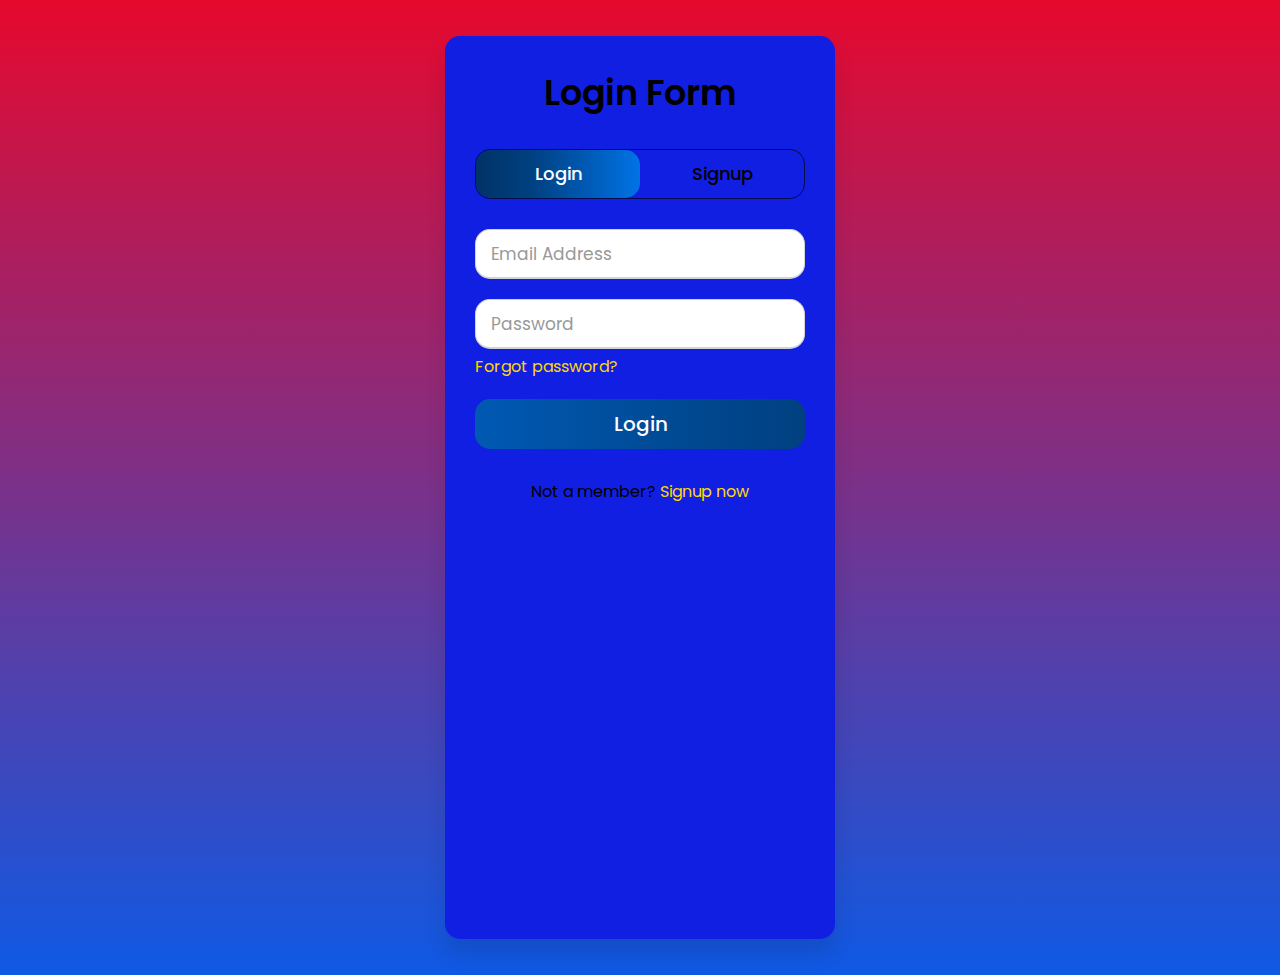
<file: register.html>
<!DOCTYPE html>
<html lang="en">
<head>
    <meta charset="UTF-8">
    <meta name="viewport" content="width=device-width, initial-scale=1.0">
    <title>Document</title>


<style>
     @import url('https://fonts.googleapis.com/css?family=Poppins:400,500,600,700&display=swap');
*{
  margin: 0;
  padding: 0;
  box-sizing: border-box;
  font-family: 'Poppins', sans-serif;
}
html,body{
  display: grid;
  height: 100%;
  width: 100%;
  place-items: center;
  background: linear-gradient(
  
  rgb(230, 9, 46) 0%,
  rgb(14, 89, 228) 100%
);
}
::selection{
  background: #1a75ff;
  color: #fff;
}
.wrapper{
    margin: 36px;
  overflow: hidden;
  max-width: 390px;
  background: #111fe3;
  padding: 30px;
  border-radius: 15px;
  box-shadow: 0px 15px 20px rgba(0,0,0,0.1);
}
.wrapper .title-text{
  display: flex;
  width: 200%;
}
.wrapper .title{
  width: 50%;
  font-size: 35px;
  font-weight: 600;
  text-align: center;
  transition: all 0.6s cubic-bezier(0.68,-0.55,0.265,1.55);
}
.wrapper .slide-controls{
  position: relative;
  display: flex;
  height: 50px;
  width: 100%;
  overflow: hidden;
  margin: 30px 0 10px 0;
  justify-content: space-between;
  border: 1px solid rgb(3, 12, 77);
  border-radius: 15px;
}
.slide-controls .slide{
  height: 100%;
  width: 100%;
  color: #fff;
  font-size: 18px;
  font-weight: 500;
  text-align: center;
  line-height: 48px;
  cursor: pointer;
  z-index: 1;
  transition: all 0.6s ease;
}
.slide-controls label.signup{
  color: #000;
}
.slide-controls .slider-tab{
  position: absolute;
  height: 100%;
  width: 50%;
  left: 0;
  z-index: 0;
  border-radius: 15px;
  background: -webkit-linear-gradient(left,#003366,#004080,#0059b3
, #0073e6);
  transition: all 0.6s cubic-bezier(0.68,-0.55,0.265,1.55);
}
input[type="radio"]{
  display: none;
}
#signup:checked ~ .slider-tab{
  left: 50%;
}
#signup:checked ~ label.signup{
  color: #fff;
  cursor: default;
  user-select: none;
}
#signup:checked ~ label.login{
  color: #000;
}
#login:checked ~ label.signup{
  color: #000;
}
#login:checked ~ label.login{
  cursor: default;
  user-select: none;
}
.wrapper .form-container{
  width: 100%;
  overflow: hidden;
}


.form-container .form-inner{
  display: flex;
  width: 200%;
}
.form-container .form-inner form{
  width: 50%;
  transition: all 0.6s cubic-bezier(0.68,-0.55,0.265,1.55);
}
.form-inner form .field{
  height: 50px;
  width: 100%;
  margin-top: 20px;
}
.form-inner form .field input{
  height: 100%;
  width: 100%;
  outline: none;
  padding-left: 15px;
  border-radius: 15px;
  border: 1px solid lightgrey;
  border-bottom-width: 2px;
  font-size: 17px;
  transition: all 0.3s ease;
}
.form-inner form .field select {
    height: 50px;
    width: 100%;
    outline: none;
    padding-left: 15px;
    border-radius: 15px;
    border: 1px solid lightgrey;
    font-size: 17px;
    transition: all 0.3s ease;
}
.form-inner form .field input:focus{
  border-color: #1a75ff;
  /* box-shadow: inset 0 0 3px #fb6aae; */
}
.form-inner form .field input::placeholder{
  color: #999;
  transition: all 0.3s ease;
}
form .field input:focus::placeholder{
  color: #1a75ff;
}
.form-inner form .pass-link{
  margin-top: 5px;
}
.form-inner form .signup-link{
  text-align: center;
  margin-top: 30px;
}
.form-inner form .pass-link a,
.form-inner form .signup-link a{
  color: gold;
  text-decoration: none;
}
.form-inner form .pass-link a:hover,
.form-inner form .signup-link a:hover{
  text-decoration: underline;
}
form .btn{
  height: 50px;
  width: 100%;
  border-radius: 15px;
  position: relative;
  overflow: hidden;
}
form .btn .btn-layer{
  height: 100%;
  width: 300%;
  position: absolute;
  left: -100%;
  background: -webkit-linear-gradient(right,#003366,#004080,#0059b3
, #0073e6);
  border-radius: 15px;
  transition: all 0.4s ease;;
}
form .btn:hover .btn-layer{
  left: 0;
}
form .btn input[type="submit"]{
  height: 100%;
  width: 100%;
  z-index: 1;
  position: relative;
  background: none;
  border: none;
  color: #fff;
  padding-left: 0;
  border-radius: 15px;
  font-size: 20px;
  font-weight: 500;
  cursor: pointer;
}

</style>
</head>
<body>
<div class="wrapper">
    <div class="title-text">
      <div class="title login">Login Form</div>
      <div class="title signup">Signup Form</div>
    </div>
    <div class="form-container">
      <div class="slide-controls">
        <input type="radio" name="slide" id="login" checked>
        <input type="radio" name="slide" id="signup">
        <label for="login" class="slide login">Login</label>
        <label for="signup" class="slide signup">Signup</label>
        <div class="slider-tab"></div>
      </div>
      <div class="form-inner">
        <form action="#" class="login">
          <div class="field">
            <input type="email" placeholder="Email Address" required>
          </div>
          <div class="field">
            <input type="password" placeholder="Password" required>
          </div>
          <div class="pass-link"><a href="#">Forgot password?</a></div>
          <div class="field btn">
            <div class="btn-layer"></div>
            <input type="submit" value="Login">
          </div>
          <div class="signup-link">Not a member? <a href="">Signup now</a></div>
        </form>
        <form action="#" class="signup">
            
            <div class="field">
                <input type="text" placeholder="Full Name" required>
            </div>
            <div class="field">
                <input type="text" placeholder="Username" required>
            </div>
          <div class="field">
            <input type="email" placeholder="Email Address" required>
          </div>
          <div class="field">
            <input type="tel" placeholder="Phone Number" pattern="[0-9]{10}" required>
        </div>
        <div class="field">
            <select id="gender" required>
                <option value="" disabled selected>Select Gender</option>
                <option value="male">Male</option>
                <option value="female">Female</option>
                <option value="other">Other</option>
            </select>
        </div>
        <div class="field">
            <input type="number" placeholder="Age" min="10" required>
        </div>
        <div class="field">
            <input type="text" placeholder="Aadhar Number" pattern="[0-9]{12}" required>
        </div>
          <div class="field">
            <input type="password" placeholder="Password" required>
          </div>
          <div class="field">
            <input type="password" placeholder="Confirm password" required>
          </div>
          <div class="field btn">
            <div class="btn-layer"></div>
            <input type="submit" value="Signup">
          </div>
        </form>
      </div>
    </div>
  </div>
  <script>
     const loginText = document.querySelector(".title-text .login");
      const loginForm = document.querySelector("form.login");
      const loginBtn = document.querySelector("label.login");
      const signupBtn = document.querySelector("label.signup");
      const signupLink = document.querySelector("form .signup-link a");
      signupBtn.onclick = (()=>{
        loginForm.style.marginLeft = "-50%";
        loginText.style.marginLeft = "-50%";
      });
      loginBtn.onclick = (()=>{
        loginForm.style.marginLeft = "0%";
        loginText.style.marginLeft = "0%";
      });
      signupLink.onclick = (()=>{
        signupBtn.click();
        return false;
      });

  </script>   
</body>
</html>
</file>
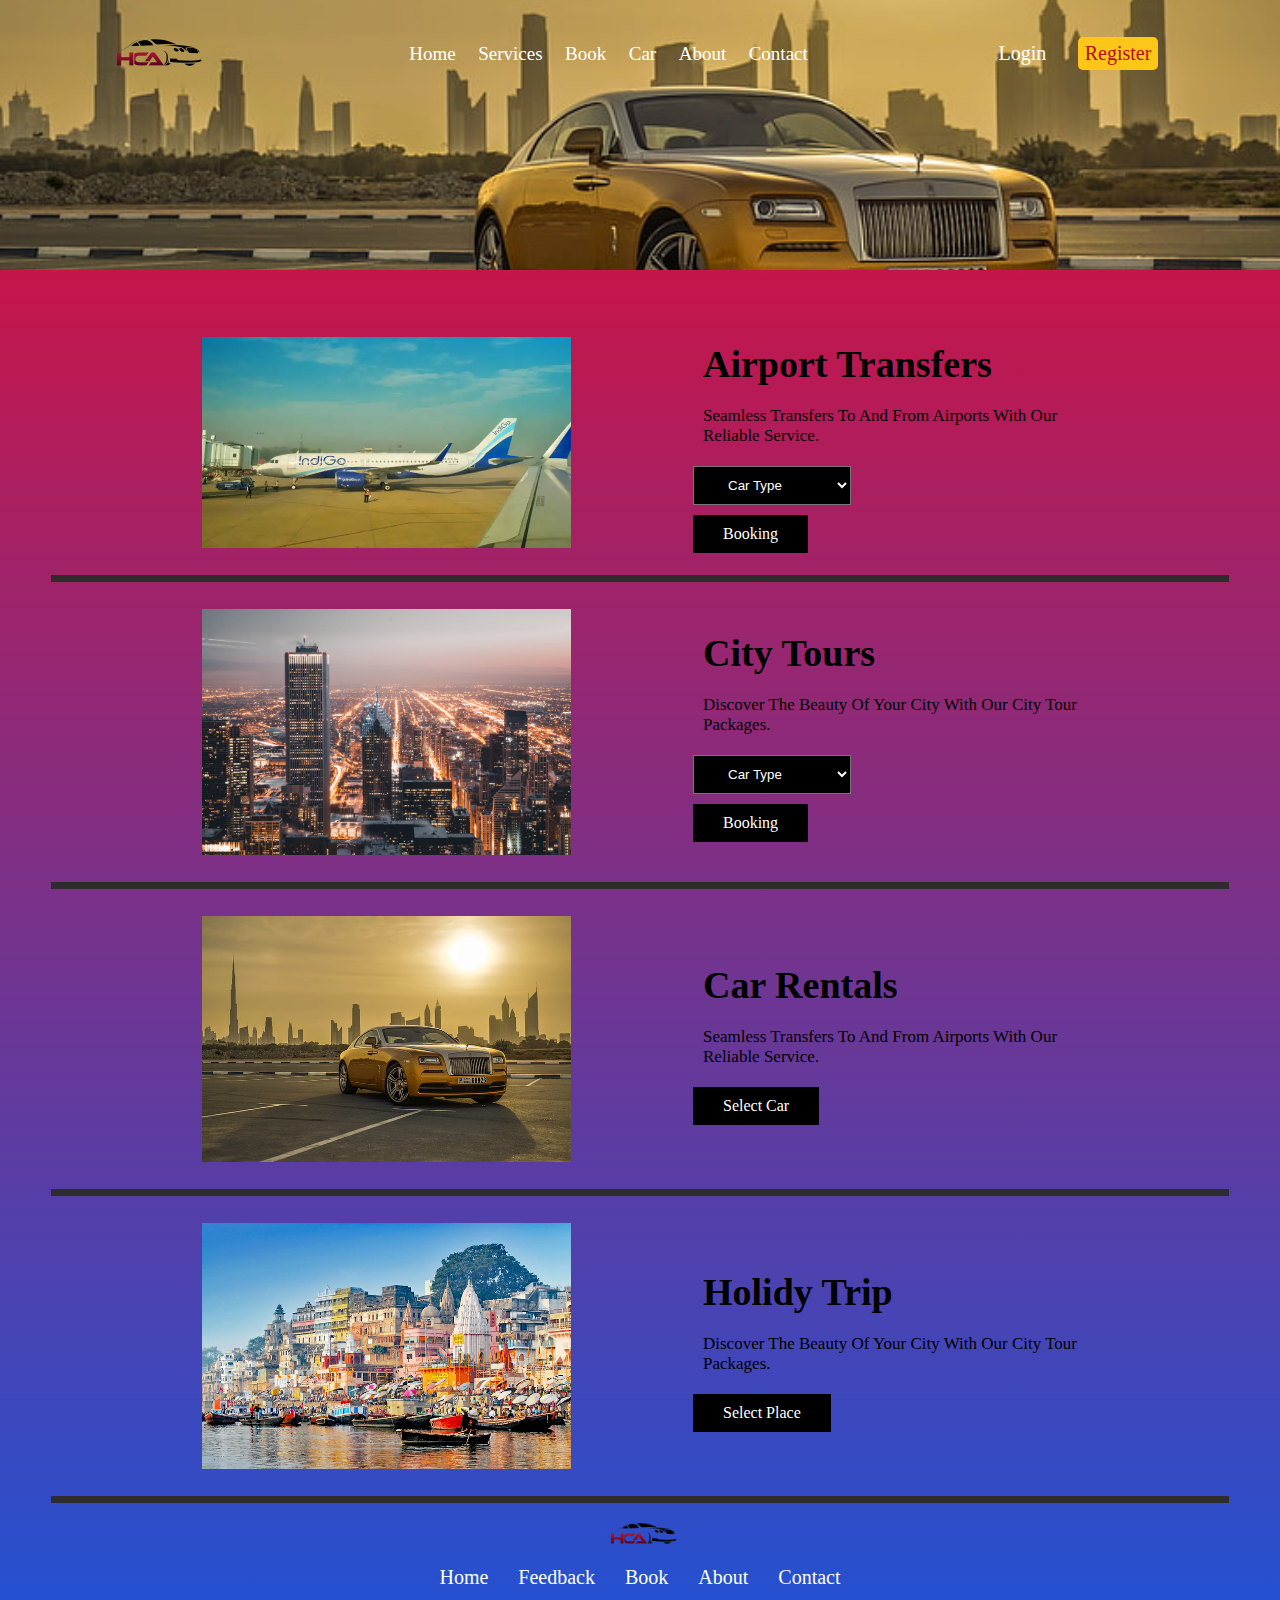
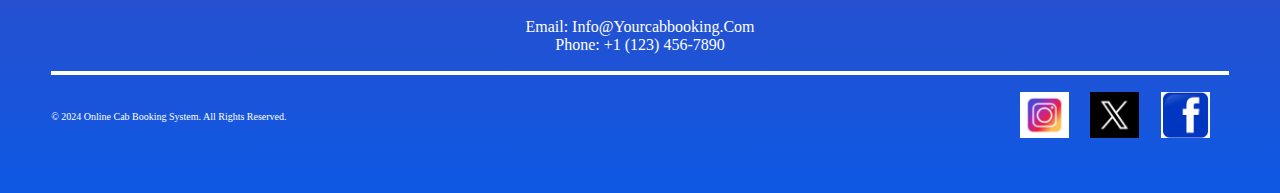
<file: services.html>
<!DOCTYPE html>
<html lang="en">

<!DOCTYPE html>
<html lang="en">
<head>
    <meta charset="UTF-8">
    <meta http-equiv="X-UA-Compatible" content="IE=edge">
    <meta name="viewport" content="width=device-width, initial-scale=1.0">
   <link rel="stylesheet" href="style2.css">
   <link rel="stylesheet" href="fontawesome-free-5.15.3-web/css/all.min.css">
<title>Services</title>

<style>
    .main-container{
            background-image: url(images/rr.png);
        }
 .main-container {
           height: 30vh;
        }

.home-container {
    background: #ffc61a;
    padding: 2rem 7%;
    width: 100%;
    padding-top: 4rem;
}

.home-content {
    position: relative;
    padding-top: 4rem;
    display: flex;
    flex-wrap: wrap;
    justify-content: center;
    align-items: center;
}

.main-tariff {
    padding: 4rem 4%;
}

.main-tariff h1 {
    font-size: 45px;
    text-align: center;
    padding-bottom: 3rem;
}

.main-tariff h1 span {
    color: #ffc61a;
}

.separation {
    height: 7px;
    background-color: rgb(46, 44, 44);
    position: relative;
    z-index: 20;
}
.first {
    display: flex;
    justify-content: center;
    max-width: 70vw;
    margin: auto;
    color: rgb(0, 0, 0);
    justify-content: center;
    align-items: center;
    gap: 112px;
}



.secImg {
    position: relative;
}

.secImg img {
    width: 379px;
    position: relative;
    z-index: 10;
}
section.first>div {
    display: flex;
    flex-direction: column;
    padding: 17px 0;
}

section.first>div :nth-child(1) {
    font-size: 38px;
    font-weight: 600;
    margin: 5px;
    padding: 5px;
}


section.first>div :nth-child(2) {
    font-size: 17px;
    margin: 5px;
    padding: 5px;

}
section.first a {
    color: white;
    padding: 1rem 3rem;
    width:fit-content;
    background: black;
    display: inline-block;
    margin-top: 1rem;
    font-size: medium;
    text-align: center;
    cursor: pointer;
}
@media screen and (max-width: 768px) {
    html {
        font-size: 50%;
    }
    .navbar {
        position: absolute;
        top: -100%;
        right: 0;
        left: 0;
    }
    .navbar a {
        display: block;
        font-size: 1.5rem;
        background: #ffc61a;
        margin: 1rem;
        padding: 1rem;
    }
    .header {
        padding: 2rem;
    }
    .first {
        flex-wrap: wrap;
        gap: 0px;
    }

    section.first>div :nth-child(1) {
        font-size: 34px;
        font-weight: bold;
        margin: -9px;
        padding: 0px;
    }
    section.first>div :nth-child(2) {
        font-size: 15px;
        margin: 6px;}
    
    .secImg img {
        width: 60%;
        margin-top: 0px;
    }
    section.first>div{
        
        width: 100%;
        text-align: center;
        align-items: center;
    }
}
#select-car{
  color: white;
    padding: 1rem 3rem;
    width: fit-content;
    background: black;
    display: inline-block;
    margin-top: 1rem;
    cursor: pointer;}
    </style>
</head>

<body>
    <div class="mainbody">
        <div class="main-container">
         <header class="header">
            <a href="#" id="logo"><img src="images/CabHUB.png" alt=""></a>
            <nav class="navbar">
                <a href="index.html">home</a>
                <a href="services.html">Services</a>
                <a href="services.html">Book</a>
                <a href="choosecar.html">Car</a>
                <a href="about.html">about</a>
                <a href="contactus.html">Contact</a>
            </nav>
            <div class="home-buttons">
                <a href="login.html" class="home-login buttonFlat">Login</a>
                <a href="register.html" class="buttonFilled">Register</a>
            </div>
            <a href="#" id="menu-bars" class="fas fa-bars"></a>
        </header> 
     </div>  


    <!-- our tariff -->

    <div class="main-tariff">
        <section class="first">
            <div class="secImg">
                <img src="images/airport.webp" alt="tour1">
                
            </div>
            <div>
                <span>Airport Transfers</span>
                <span>Seamless transfers to and from airports with our reliable service.</span>
                <select id="select-car" required>
                  <option value="" disabled selected>Car Type</option>
                  <option value="Car1">XUV</option>
                  <option value="Car1">HONDA</option>
                  <option value="Car1">SCORPIO</option>
                  <option value="Car1">SWIFT</option>
                  <option value="Car1">PAJERO</option>
                  <option value="Car1">MERCEDES</option>
                  
              </select>
              <a href="booknow.html" class="select-car-btn">Booking</a>
            </div>
    
           
            
        </section>
        <div class="separation"></div>

    <section class="first second">

        <div class="secImg">
            <img src="images/chicago-city-lights-at-night.jpg" alt="">

        </div>
        <div>
            <span>City Tours</span>
            <span>Discover the beauty of your city with our city tour packages.</span>
            <select id="select-car" required>
              <option value="" disabled selected>Car Type</option>
              <option value="Car1">XUV</option>
              <option value="Car1">HONDA</option>
              <option value="Car1">SCORPIO</option>
              <option value="Car1">SWIFT</option>
              <option value="Car1">PAJERO</option>
              <option value="Car1">MERCEDES</option>
          </select>
            <a href="booknow.html" class="select-car-btn">Booking</a>
        </div>
    </section>

    <div class="separation"></div>

    <section class="first">
        <div class="secImg">
            <img src="images/rr.png" alt="tour1">
            
        </div>
        <div>
            <span>Car Rentals</span>
            <span>Seamless transfers to and from airports with our reliable service.</span>
            <a href="choosecar.html" class="select-car-btn">Select Car</a>
        </div>

       
        
    </section>
    <div class="separation"></div>
    <section class="first second">

        <div class="secImg">
            <img src="images/india-varanasi-best-places-to-visit-dasaswamedh-ghat.jpg" alt="">

        </div>
        <div>
            <span>Holidy Trip</span>
            <span>Discover the beauty of your city with our city tour packages.</span>
            <a href="touristpoint.html" class="select-car-btn">Select Place</a>
        </div>
    </section>

    <div class="separation"></div>
    <footer class="footer-container">
        <img src="images/CabHUB.png" alt="Website Logo" class="footer-logo">
        <div class="footer-content">

            <div class="footer-section quick-links">
                <ul>
                    <li><a href="index.html">Home</a></li>
                    <li><a href="Feedback.html">Feedback</a></li>
                   <li><a href="booknow.html">Book</a></li>                  
                   <li><a href="about.html">About</a></li>
                    <li><a href="contactus.html">Contact</a></li>
                </ul>
            </div>
        </div>

        <div class="footer-section1">

            <p>Email: info@yourcabbooking.com</p>
            <p>Phone: +1 (123) 456-7890</p>
        </div>

        <div class="separation-line"></div>

        <div class="footer-bottom">
            <p>&copy; 2024 Online Cab Booking System. All rights reserved.</p>
            <div class="social-icons">
                <a href="#" target="_blank"><img src="images/insta.png" alt="Instagram"></a>
                <a href="#" target="_blank"><img src="images/image.png" alt="Twitter"></a>
                <a href="#" target="_blank"><img src="images/fb.png" alt="Facebook"></a>
            </div>

        </div>
    </footer>


    </div>
<script src="script.js"></script>
</body>      
</body>

</html>
</file>
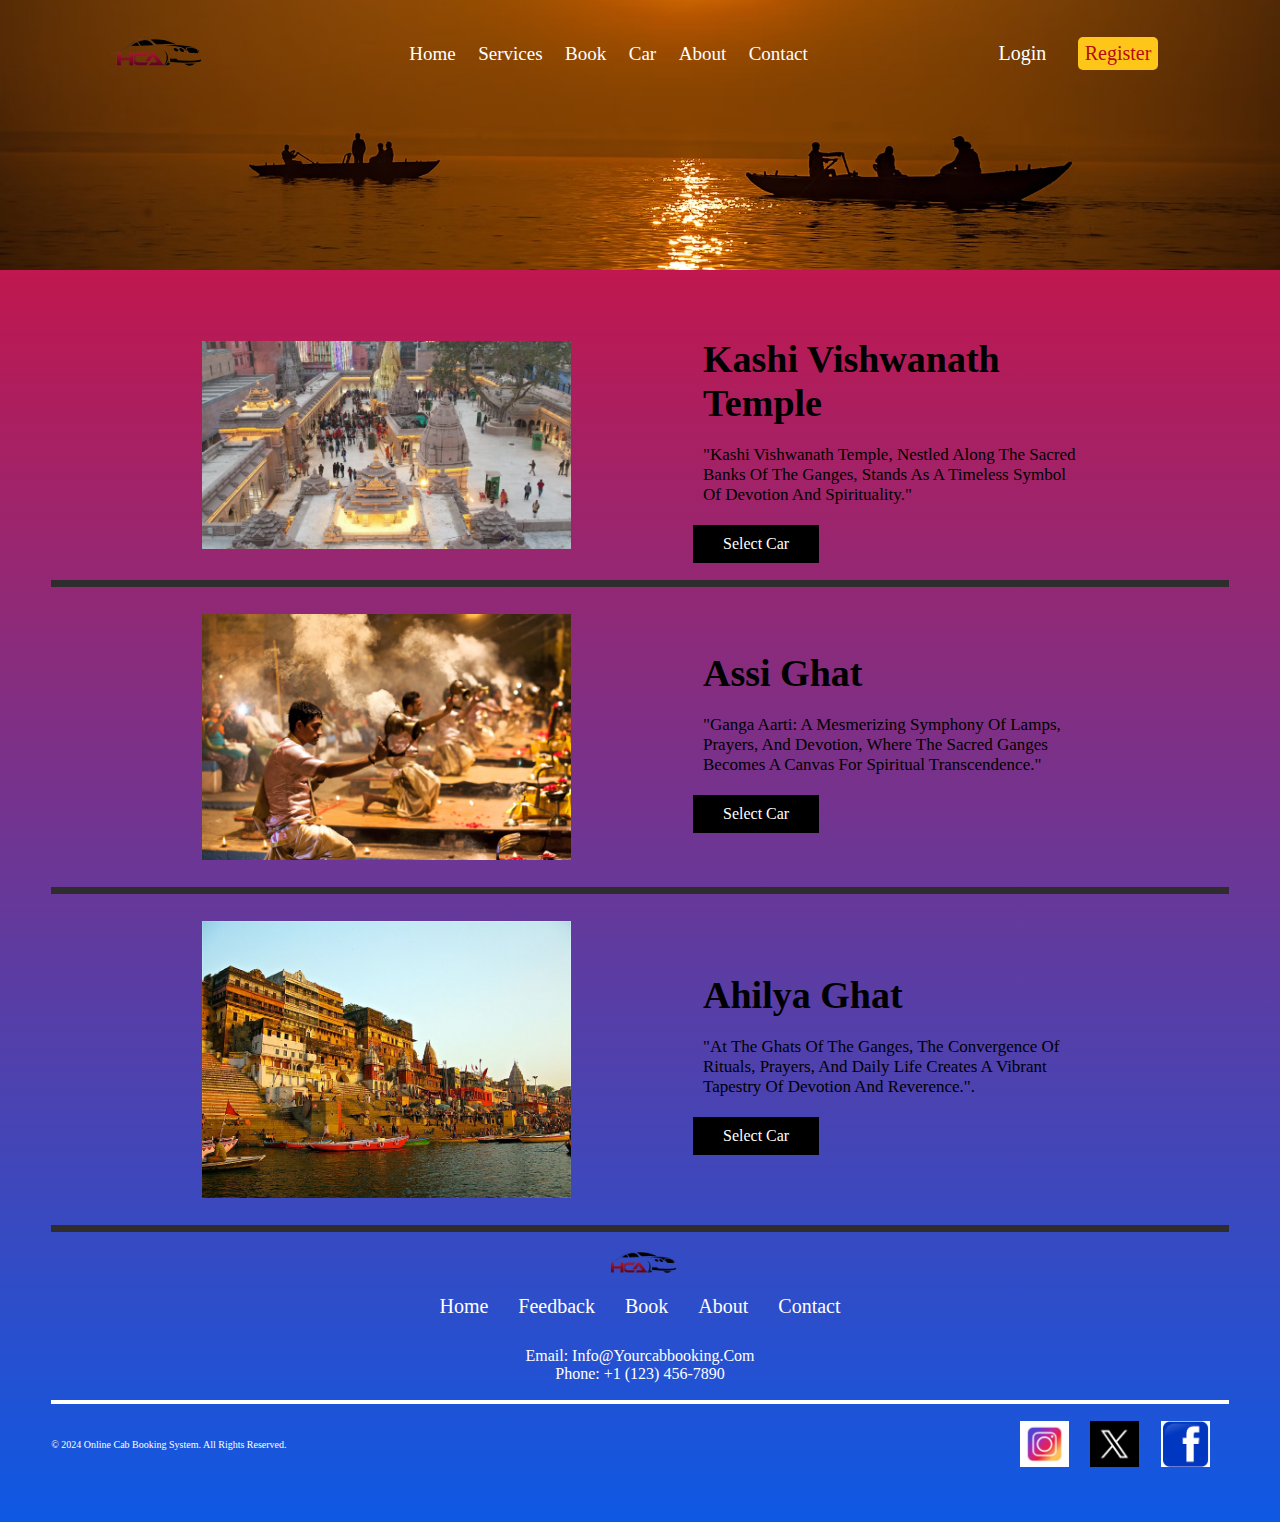
<file: touristpoint.html>
<!DOCTYPE html>
<html lang="en">
<head>
    <meta charset="UTF-8">
    <meta http-equiv="X-UA-Compatible" content="IE=edge">
    <meta name="viewport" content="width=device-width, initial-scale=1.0">
   <link rel="stylesheet" href="style2.css">
   <link rel="stylesheet" href="fontawesome-free-5.15.3-web/css/all.min.css">
    <title>Tourist Point</title>

    <style>
        .main-container{
            background-image: url(images/vns.avif);
        }
 .main-container {
           height: 30vh;
        }

.home-container {
    background: #ffc61a;
    padding: 2rem 7%;
    width: 100%;
    padding-top: 4rem;
}

.home-content {
    position: relative;
    padding-top: 4rem;
    display: flex;
    flex-wrap: wrap;
    justify-content: center;
    align-items: center;
}

.main-tariff {
    padding: 4rem 4%;
}

.main-tariff h1 {
    font-size: 45px;
    text-align: center;
    padding-bottom: 3rem;
}

.main-tariff h1 span {
    color: #ffc61a;
}

.separation {
    height: 7px;
    background-color: rgb(46, 44, 44);
    position: relative;
    z-index: 20;
}
.first {
    display: flex;
    justify-content: center;
    max-width: 70vw;
    margin: auto;
    color: rgb(0, 0, 0);
    justify-content: center;
    align-items: center;
    gap: 112px;
}

.first:hover{
    transform: translate(-15px);
}

.secImg {
    position: relative;
}

.secImg img {
    width: 379px;
    position: relative;
    z-index: 10;
}

section.first>div {
    display: flex;
    flex-direction: column;
    padding: 17px 0;
}

section.first>div :nth-child(1) {
    font-size: 38px;
    font-weight: 600;
    margin: 5px;
    padding: 5px;
}


section.first>div :nth-child(2) {
    font-size: 17px;
    margin: 5px;
    padding: 5px;

}
section.first a {
    color: white;
    padding: 1rem 3rem;
    width:fit-content;
    background: black;
    display: inline-block;
    margin-top: 1rem;
    font-size: medium;
    text-align: center;
    cursor: pointer;
}
@media screen and (max-width: 768px) {
    html {
        font-size: 50%;
    }
    .navbar {
        position: absolute;
        top: -100%;
        right: 0;
        left: 0;
    }
    .navbar a {
        display: block;
        font-size: 1.5rem;
        background: #ffc61a;
        margin: 1rem;
        padding: 1rem;
    }
    .header {
        padding: 2rem;
    }
    .first {
        flex-wrap: wrap;
        gap: 0px;
    }

    section.first>div :nth-child(1) {
        font-size: 34px;
        font-weight: bold;
        margin: -9px;
        padding: 0px;
    }
    section.first>div :nth-child(2) {
        font-size: 15px;
        margin: 6px;}
    
    .secImg img {
        width: 60%;
        margin-top: 0px;
    }
    section.first>div{
        
        width: 100%;
        text-align: center;
        align-items: center;
    }
}
    </style>
</head>

<body>
    <div class="mainbody">
        <div class="main-container">
         <header class="header">
            <a href="#" id="logo"><img src="images/CabHUB.png" alt=""></a>
            <nav class="navbar">
                <a href="index.html">home</a>
                <a href="services.html">Services</a>
                <a href="services.html">Book</a>
                <a href="choosecar.html">Car</a>
                <a href="#">about</a>
                <a href="contactus.html">Contact</a>
            </nav>
            <div class="home-buttons">
                <a href="login.html" class="home-login buttonFlat">Login</a>
                <a href="register.html" class="buttonFilled">Register</a>
            </div>
            <a href="#" id="menu-bars" class="fas fa-bars"></a>
        </header> 
     </div> 


    <!-- our tariff -->

    <div class="main-tariff">
        <section class="first">
            <div class="secImg">
                <img src="images/kashi-vishwanath-dham-163929169216x9.avif" alt="tour1">
                
            </div>
            <div>
                <span>Kashi Vishwanath Temple</span>
                <span>
                    "Kashi Vishwanath Temple, nestled along the sacred banks of the Ganges, stands as a timeless symbol of devotion and spirituality."</span>
                <a href="choosecar.html" class="select-car-btn">Select Car</a>
            </div>
    
           
            
        </section>
        <div class="separation"></div>

    <section class="first second">

        <div class="secImg">
            <img src="images/ganga-aarti-varansai-india.avif" alt="">

        </div>
        <div>
            <span>Assi Ghat</span>
            <span>"Ganga Aarti: a mesmerizing symphony of lamps, prayers, and devotion, where the sacred Ganges becomes a canvas for spiritual transcendence."</span>
            <a href="choosecar.html" class="select-car-btn">Select Car</a>
        </div>
    </section>

    <div class="separation"></div>
    <section class="first second">

        <div class="secImg">
            <img src="images/Ahilya_Ghat_by_the_Ganges,_Varanasi.jpg" alt="">

        </div>
        <div>
            <span>Ahilya Ghat</span>
            <span>"At the Ghats of the Ganges, the convergence of rituals, prayers, and daily life creates a vibrant tapestry of devotion and reverence.".</span>
            <a href="choosecar.html" class="select-car-btn">Select Car</a>
        </div>
    </section>

    <div class="separation"></div>
    <footer class="footer-container">
        <img src="images/CabHUB.png" alt="Website Logo" class="footer-logo">
        <div class="footer-content">

            <div class="footer-section quick-links">
                <ul>
                    <li><a href="index.html">Home</a></li>
                    <li><a href="Feedback.html">Feedback</a></li>
                    <li><a href="booknow.html">Book</a></li>                   
                    <li><a href="about.html">About</a></li>
                    <li><a href="contactus.html">Contact</a></li>
                </ul>
            </div>
        </div>

        <div class="footer-section1">

            <p>Email: info@yourcabbooking.com</p>
            <p>Phone: +1 (123) 456-7890</p>
        </div>

        <div class="separation-line"></div>

        <div class="footer-bottom">
            <p>&copy; 2024 Online Cab Booking System. All rights reserved.</p>
            <div class="social-icons">
                <a href="#" target="_blank"><img src="images/insta.png" alt="Instagram"></a>
                <a href="#" target="_blank"><img src="images/image.png" alt="Twitter"></a>
                <a href="#" target="_blank"><img src="images/fb.png" alt="Facebook"></a>
            </div>

        </div>
    </footer>


    </div>
<script src="script.js"></script>       
</body>

</html>
</file>
<file: style.css>
*{
    margin: 0;
    padding: 0;
    box-sizing: border-box;
    transition: .2s linear;
    text-transform: capitalize;
    text-decoration: none;
}
html{
    font-size: 62.5%;
    overflow-x: hidden;
    scroll-behavior: smooth;
}
.mainbody{
    background: linear-gradient(
    
    rgb(230, 9, 46) 0%,
    rgb(14, 89, 228) 100%
  );
}
.main-container{

    background-position: center;
    background-size: cover;
    width: 100%;
    height: 70vh;
}
.header{
    display: flex;
    justify-content: space-between;
    width: 100%;
    padding: 3rem 7%;
    align-items: center;

}

.header .navbar a{
    font-size: 1.9rem;
    margin-left: 2rem;
    color: rgb(255, 255, 255);
    text-decoration: none;
    
    
}
.header .navbar a:hover{
    background: #ffc61a;
    padding: .5rem 3rem;
    border-radius: 15px;
    color: rgb(181, 5, 5);
}
#menu-bars{
    color: white;
    font-size: 2rem;
    display: none;

}
.navbar.active{
    top: 10%;
}
.headers.home-buttons {
    display: flex;
    align-items: center;
    flex-direction: row;
    justify-content: space-between;
}

.home-login {
    margin-right: 9px;
    font-size: 2rem;
    margin-left: 1rem;
    color: white;
    display: inline-block;
    padding: 7px 10px;
}

.home-login:hover {
    box-shadow: 0 0 10px rgb(255, 255, 255), 0 0 30px rgb(255, 255, 255);
    transition: transform 0.3s, box-shadow 0.3s;
    background-color: #ffc61a;
    color: #b50d0d;
    border-radius: 5px;
}
.buttonFilled {
    margin-right: 32px;
    font-size: 2rem;
    margin-left: 1rem;
    border-radius: 5px;
    color: #b50d0d;
    display: inline-block;
    padding: 5px 7px;
    background-color: #ffc61a;
}

.buttonFilled:hover {
    box-shadow: 0 0 10px rgb(255, 255, 255), 0 0 30px rgb(255, 255, 255);
    transition: transform 0.3s, box-shadow 0.3s;
}

.background-text h2{
    color: white;
    font-size: 50px;
    position: absolute;
    top: 37%;
    left: 50%;
    transform: translate(-50%, -50%);

}
.background-text h2 span{
    color: #ffc61a;
}
.background-text .booknow {
    height: 100%;
    padding: 1rem 2rem;
    color: rgb(255, 251, 251);
    font-size: 3rem;
    align-items: center;
    justify-content: center;
    
    display: flex;
    font-weight: 500;
}

.background-text .booknow:hover {
    padding: 1.5rem 3rem;
    border: 1px solid white;
    border-radius: 15px;
    background: #ffc61a;
    animation-play-state: paused;
    color: rgb(181, 5, 5);
}

@keyframes vibrate {
    0% {
        transform: translateX(0);
    }
    25% {
        transform: translateX(-7px);
    }
    50% {
        transform: translateX(7px);
    }
    75% {
        transform: translateX(-2px);
    }
    100% {
        transform: translateX(2px);
    }
}

.booknow {
    display: inline-block;
    animation: vibrate 1s linear infinite;
}

@media (max-width:971px) {
    html{
        font-size: 50%;
    }
    #menu-bars{
        display: initial;
    
    }
    .navbar{
        position: absolute;
        top: -100%;
        right: 0;
        left: 0;
    }
    .navbar a{
        display: block;
        font-size: 1.5rem;
        background: #ffc61a;
        margin: 1rem;
        padding: 1rem;

    }
    .header{
        padding: 2rem;
    }
}
    /* Testonomials */
    .testimonials .heading-test {
        color: #ffc61a;
        font-size: 38px;
        padding: 2rem;
        text-align: center;
    }
    
    .main-testimonials {
        display: flex;
        flex-wrap: wrap;
        justify-content: center;
        gap: 6px;
        padding: 2rem 7%;
    }
    
    .inner-test {
        flex: 1 1 45rem;
        color: white;
        background: #4d0fa3;
        padding: 2rem;
        border-radius: 5px;
    }
    
    .inner-test p {
        font-size: 1.5rem;
        padding: 2rem;
    }
    
    .clients {
        display: flex;
        align-items: center;
    }
    
    .clients h1 {
        color: #ffc61a;
        margin-left: 1rem;
    }
    
    @media (max-width:768px) {
        html {
            font-size: 50%;
        }
        #menu-bars {
            display: initial;
        }
        .navbar {
            position: absolute;
            top: -100%;
            right: 0;
            left: 0;
        }
        .navbar a {
            display: block;
            font-size: 1.5rem;
            background: #ffc61a;
            margin: 1rem;
            padding: 1rem;
        }
        .header {
            padding: 2rem;
        }
        .tarrif-container {
            padding-bottom: 4rem;
        }
        .tarrif-container img {
            width: 60%;
            margin-top: 0px;
        }
        .background-text h2 {
            width: 100%;
            text-align: center;
        }
    }

    /* Footer */

    .footer-container {
        color: #fff;
        padding: 13px 0;
        text-align: center;
        border-image-repeat: stretch;
    }
    .footer-content {
        display: flex;
        justify-content: center;
        align-items: center;
    }
    
    .logo-section {
        margin-right: 20px;
        justify-content: center;
       
    }
    
    .footer-section {
        max-width: 300px;
        margin-bottom: 20px;
    }
    
    .footer-section ul {
        list-style: none;
        padding: 0;
        display: flex;
        justify-content: center;
        padding: 9px
    }
    
    .footer-section ul li {
        margin: 0 15px;
      /
    }
    
    .footer-section ul li a:hover {
        background: #ffc61a;
        border-radius: 3px;
        cursor: pointer;
        color: #b50d0d;
        transform: translateY(-5px);
        box-shadow: 0 0 10px rgb(255, 255, 255), 0 0 30px rgb(255, 255, 255);
        transition: transform 0.3s, box-shadow 0.3s;
    }
    
    .footer-section ul li a {
        color: #fff;
        text-decoration: none;
        font-size: 2em;
    }
    
    .footer-section1 p {
        font-size: medium;
    }
    
    .separation-line {
        border-top: 4px solid #fff;
        margin: 17px 0;
    }
    
    .footer-bottom {
        display: flex;
        justify-content: space-between;
        align-items: center;
        flex-wrap: wrap;
    }
    
    .social-icons img {
        max-width: 49px;
        margin-right: 19px;
       
    }
    
    .footer-logo {
        max-width: 100px;
        margin-bottom: 4px;

    }
    
    @media screen and (max-width: 767px) {
        .footer-content {
            flex-direction: column;
        }
        .footer-section {
            max-width: 100%;
        }
        .footer-section ul {
            flex-direction: column;
        }
        .footer-section ul li {
            margin: 10px 0;
        }
        .footer-bottom {
            text-align: center;
        }
    }
</file>
<file: style2.css>
*{
    margin: 0;
    padding: 0;
    box-sizing: border-box;
    transition: .2s linear;
    text-transform: capitalize;
    text-decoration: none;
}
html{
    font-size: 62.5%;
    overflow-x: hidden;
    scroll-behavior: smooth;
}
.mainbody{
    background: linear-gradient(
    
    rgb(230, 9, 46) 0%,
    rgb(14, 89, 228) 100%
  );
}
.main-container{

    background-position: center;
    background-size: cover;
    width: 100%;
    height: 30vh;
}
.header{
    display: flex;
    justify-content: space-between;
    width: 100%;
    padding: 3rem 7%;
    align-items: center;
}

.header .navbar a{
    font-size: 1.9rem;
    margin-left: 2rem;
    color: rgb(255, 255, 255);
    text-decoration: none;
    
    
}
.header .navbar a:hover{
    background: #ffc61a;
    padding: .5rem 3rem;
    border-radius: 15px;
    color: rgb(181, 5, 5);
}
#menu-bars{
    color: white;
    font-size: 2rem;
    display: none;

}
.navbar.active{
    top: 10%;
}
.headers.home-buttons {
    display: flex;
    align-items: center;
    flex-direction: row;
    justify-content: space-between;
}

.home-login {
    margin-right: 9px;
    font-size: 2rem;
    margin-left: 1rem;
    color: white;
    display: inline-block;
    padding: 7px 10px;
}

.home-login:hover {
    box-shadow: 0 0 10px rgb(255, 255, 255), 0 0 30px rgb(255, 255, 255);
    transition: transform 0.3s, box-shadow 0.3s;
    background-color: #ffc61a;
    color: #b50d0d;
    border-radius: 5px;
}
.buttonFilled {
    margin-right: 32px;
    font-size: 2rem;
    margin-left: 1rem;
    border-radius: 5px;
    color: #b50d0d;
    display: inline-block;
    padding: 5px 7px;
    background-color: #ffc61a;
}

.buttonFilled:hover {
    box-shadow: 0 0 10px rgb(255, 255, 255), 0 0 30px rgb(255, 255, 255);
    transition: transform 0.3s, box-shadow 0.3s;
}


@media (max-width:971px) {
    .navbar{
        margin-left: inherit;
    }
    html{
        font-size: 50%;
    }
    .main-container{
        height: 25vh;
    }
    #menu-bars{
        display: initial;
    
    }
    .navbar{
        position: absolute;
        top: -100%;
        right: 0;
        left: 0;
    }
    .navbar a{
        display: block;
        font-size: 1.5rem;
        background: #ffc61a;
        margin: 1rem;
        padding: 1rem;

    }
    .header{
        padding: 2rem;
    }
}
   
    /* Footer */

    .footer-container {
        color: #fff;
        padding: 13px 0;
        text-align: center;
        border-image-repeat: stretch;
    }
    .footer-content {
        display: flex;
        justify-content: center;
        align-items: center;
    }
    
    .logo-section {
        margin-right: 20px;
        justify-content: center;
       
    }
    
    .footer-section {
        max-width: 300px;
        margin-bottom: 20px;
    }
    
    .footer-section ul {
        list-style: none;
        padding: 0;
        display: flex;
        justify-content: center;
        padding: 9px
    }
    
    .footer-section ul li {
        margin: 0 15px;
      /
    }
    
    .footer-section ul li a:hover {
        background: #ffc61a;
        border-radius: 3px;
        cursor: pointer;
        color: #b50d0d;
        transform: translateY(-5px);
        box-shadow: 0 0 10px rgb(255, 255, 255), 0 0 30px rgb(255, 255, 255);
        transition: transform 0.3s, box-shadow 0.3s;
    }
    
    .footer-section ul li a {
        color: #fff;
        text-decoration: none;
        font-size: 2em;
    }
    
    .footer-section1 p {
        font-size: medium;
    }
    
    .separation-line {
        border-top: 4px solid #fff;
        margin: 17px 0;
    }
    
    .footer-bottom {
        display: flex;
        justify-content: space-between;
        align-items: center;
        flex-wrap: wrap;
    }
    
    .social-icons img {
        max-width: 49px;
        margin-right: 19px;
       
    }
    
    .footer-logo {
        max-width: 100px;
        margin-bottom: 4px;

    }
    
    @media screen and (max-width: 767px) {
        .footer-content {
            flex-direction: column;
        }
        .footer-section {
            max-width: 100%;
        }
        .footer-section ul {
            flex-direction: column;
        }
        .footer-section ul li {
            margin: 10px 0;
        }
        .footer-bottom {
            text-align: center;
        }
    }
</file>
